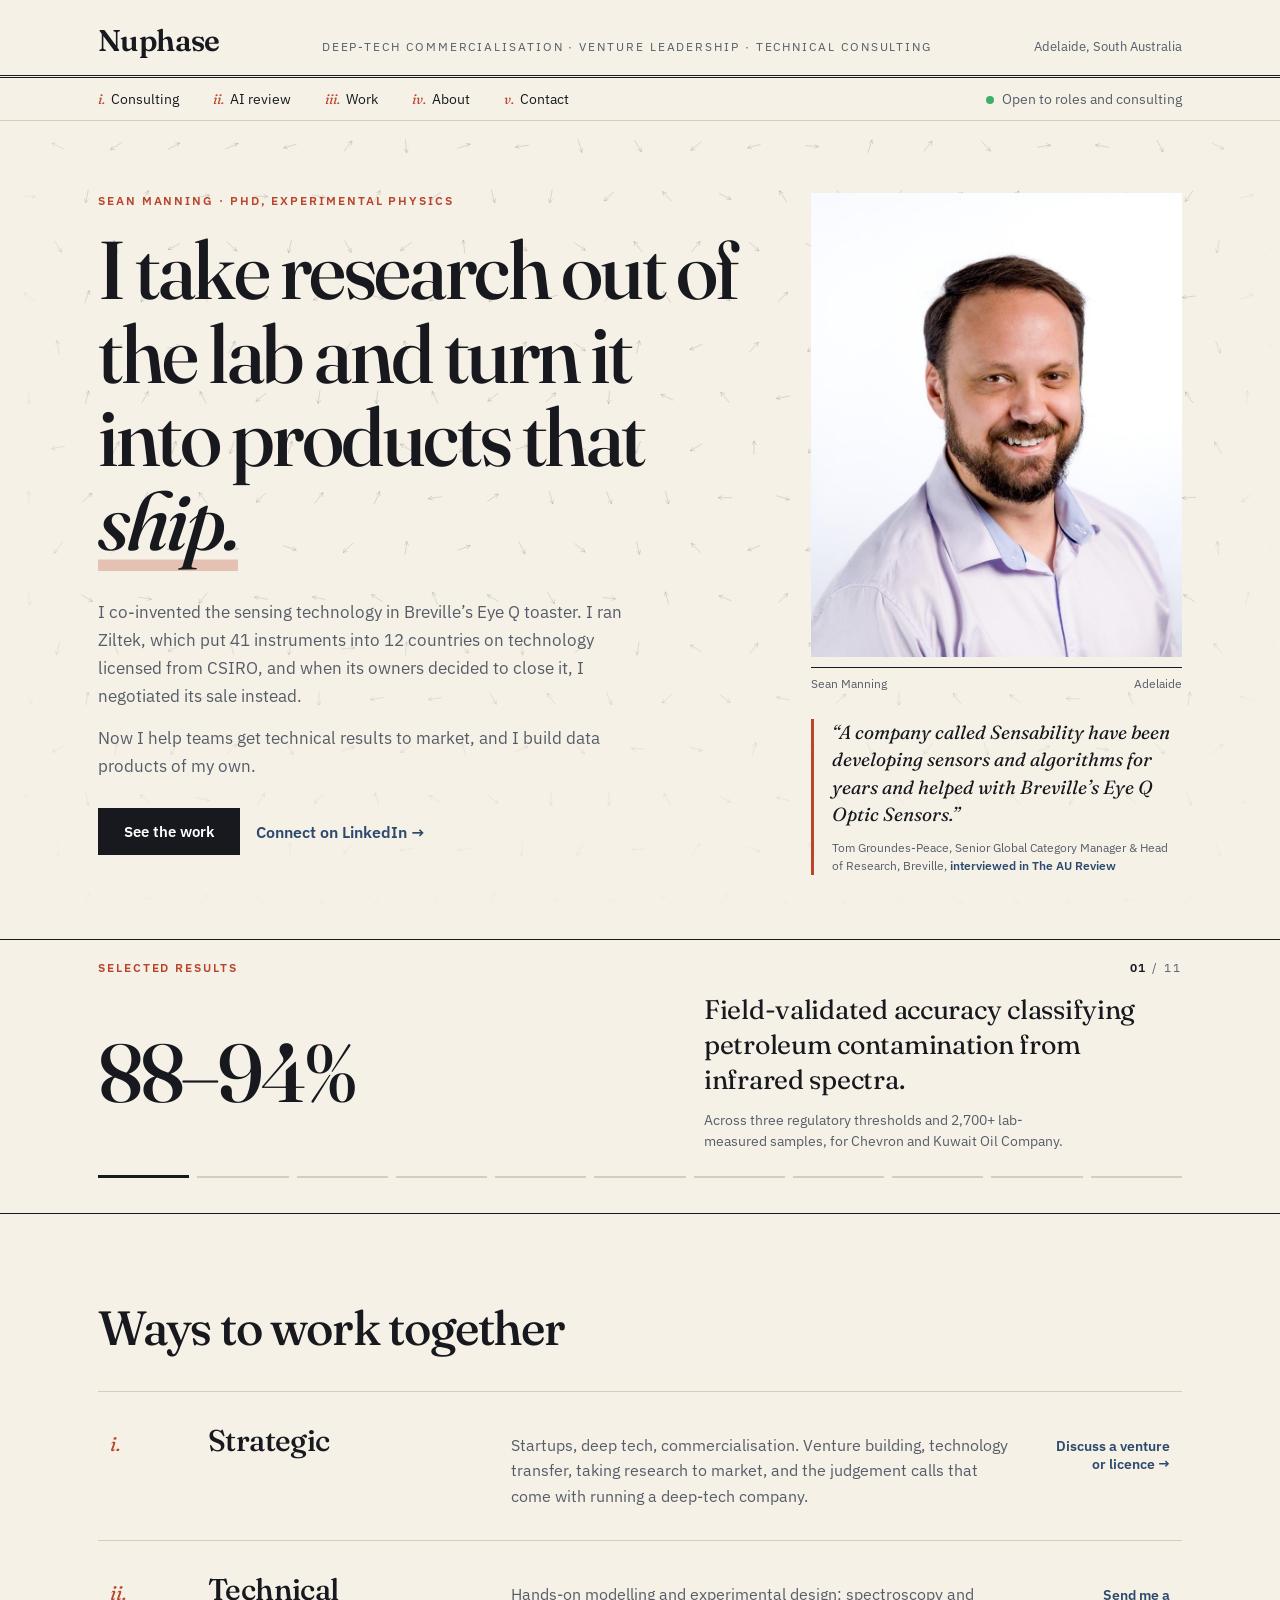
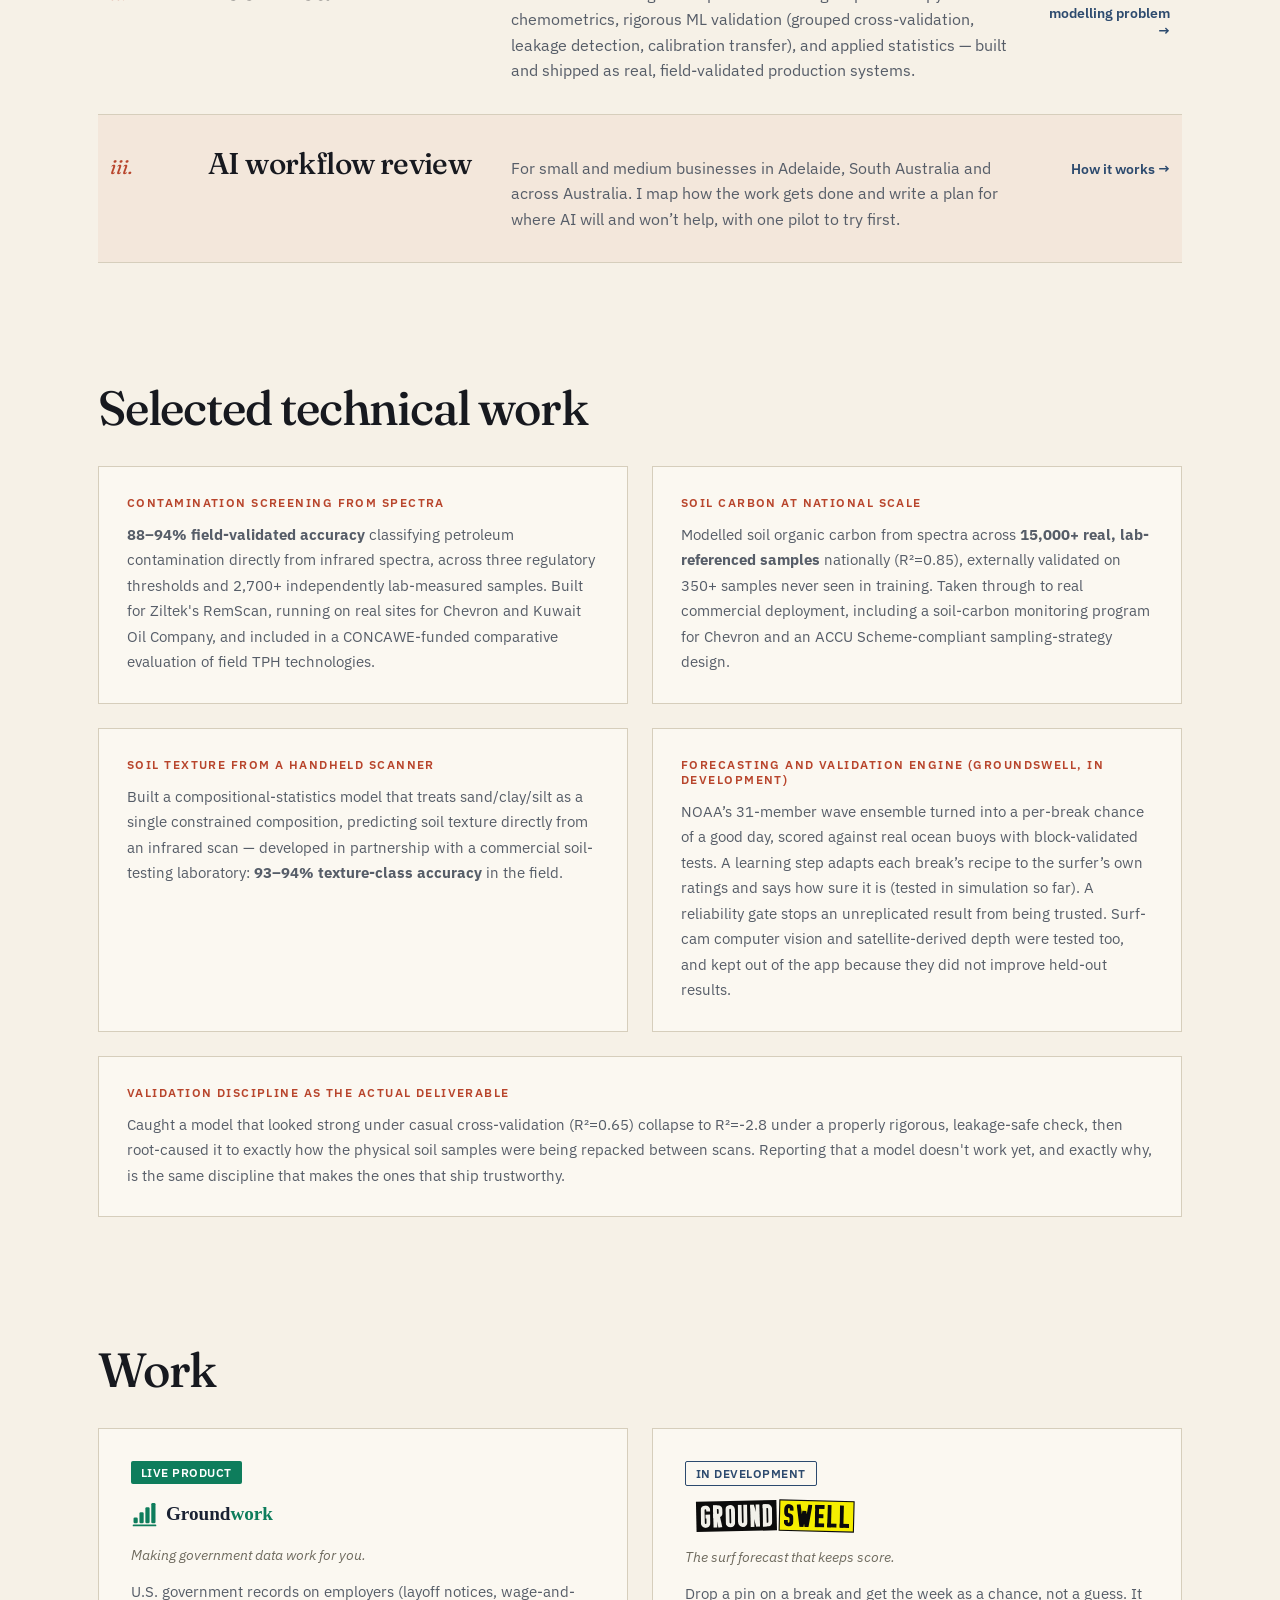
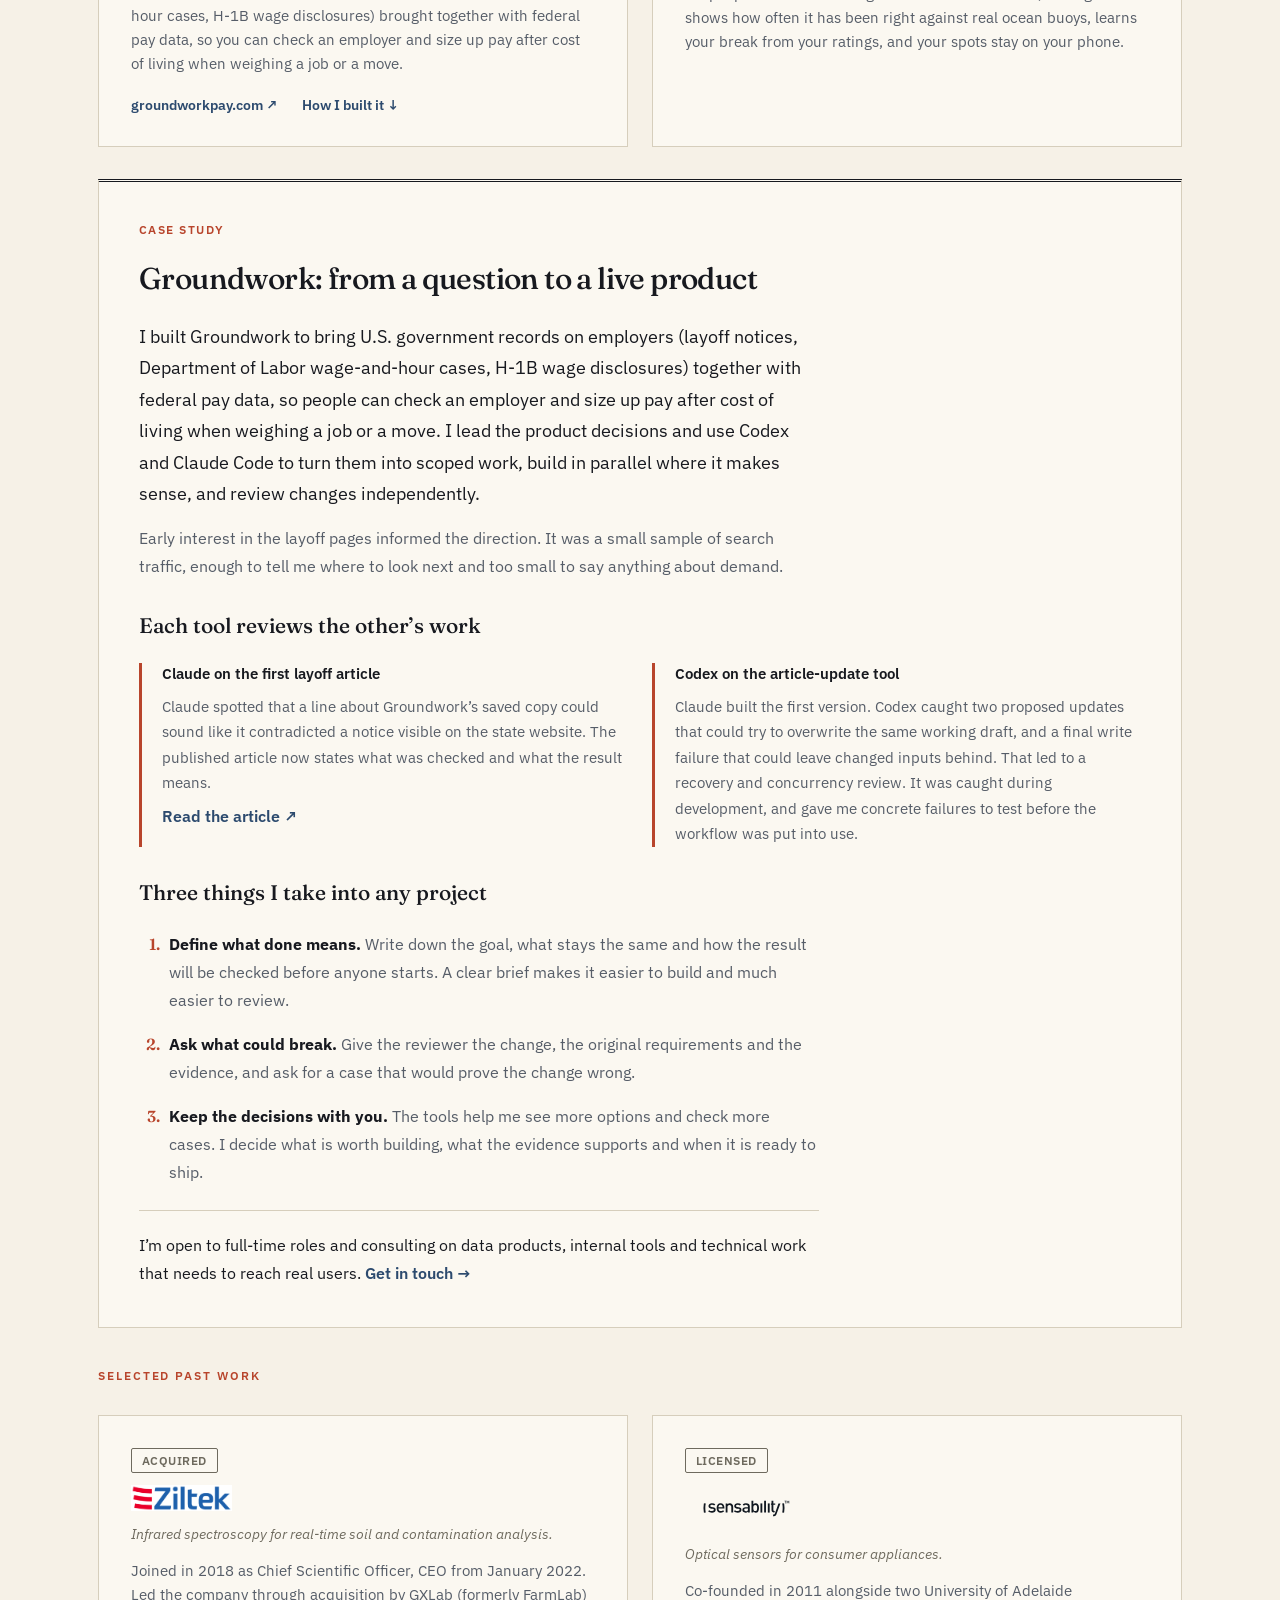
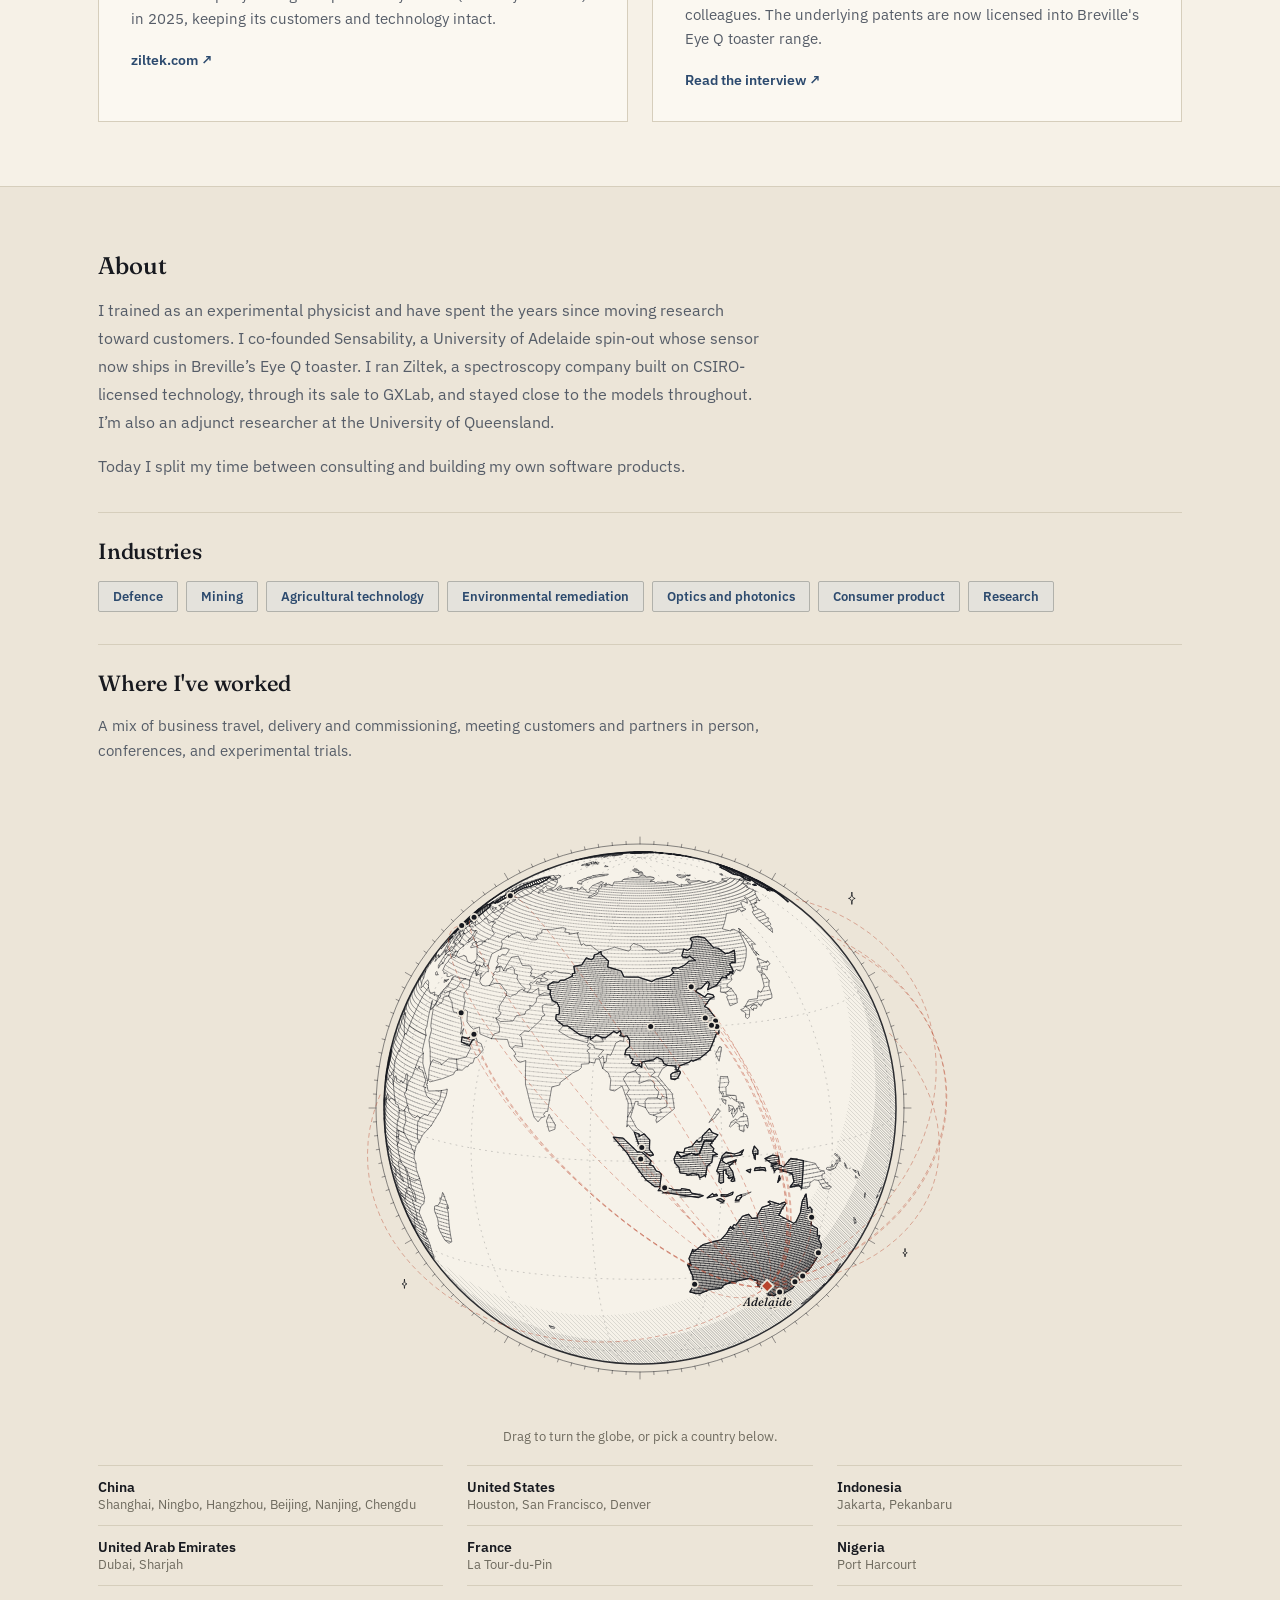
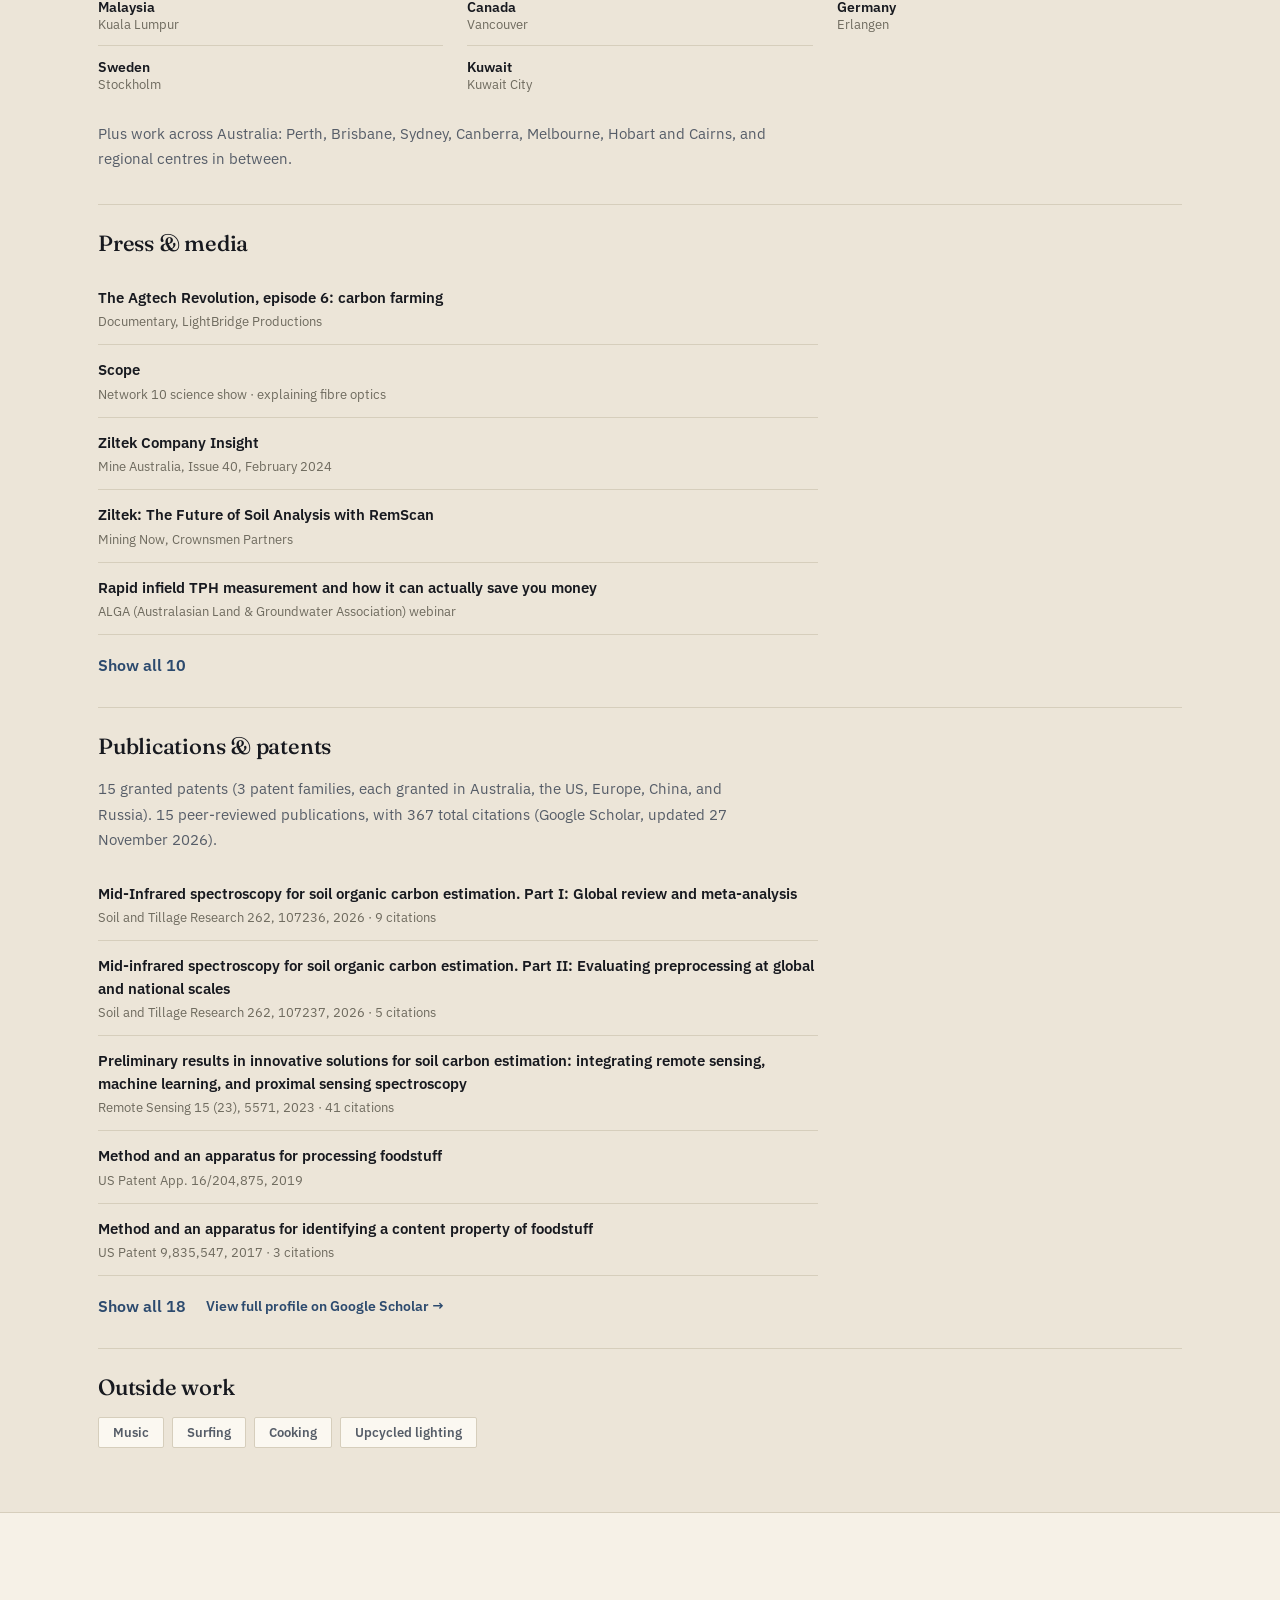
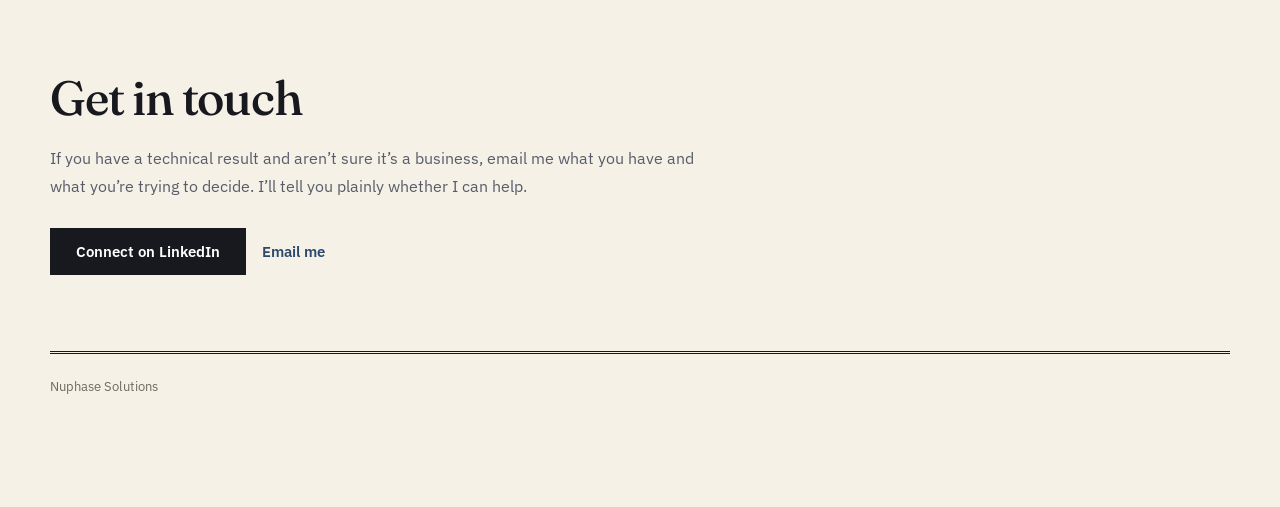
<file: index.html>
<!doctype html>
<html lang="en">
<head>
<meta charset="utf-8">
<meta name="viewport" content="width=device-width, initial-scale=1">
<script async src="https://www.googletagmanager.com/gtag/js?id=G-E9MF7V7F8T"></script>
<script>
  window.dataLayer = window.dataLayer || [];
  function gtag(){dataLayer.push(arguments);}
  gtag('js', new Date());
  gtag('config', 'G-E9MF7V7F8T');
</script>
<title>Sean Manning | Deep-Tech Commercialisation Consultant | Nuphase</title>
<meta name="description" content="Sean Manning, PhD physicist and former CEO. Consulting on deep-tech commercialisation, venture building, spectroscopy, chemometrics and machine learning.">
<link rel="canonical" href="https://nuphase.tech/">
<link rel="icon" type="image/svg+xml" href="assets/favicon.svg">
<meta property="og:type" content="website">
<meta property="og:locale" content="en_AU">
<meta property="og:url" content="https://nuphase.tech/">
<meta property="og:site_name" content="Nuphase">
<meta property="og:title" content="Sean Manning | Deep-Tech Commercialisation Consultant">
<meta property="og:description" content="PhD physicist and former CEO. Consulting on deep-tech commercialisation, venture building, spectroscopy, chemometrics and machine learning.">
<meta property="og:image" content="https://nuphase.tech/assets/headshot.jpg">
<meta property="og:image:width" content="1024">
<meta property="og:image:height" content="1024">
<meta property="og:image:alt" content="Sean Manning">
<meta name="twitter:card" content="summary_large_image">
<meta name="twitter:title" content="Sean Manning | Deep-Tech Commercialisation Consultant">
<meta name="twitter:description" content="PhD physicist and former CEO. Consulting on deep-tech commercialisation, venture building, spectroscopy, chemometrics and machine learning.">
<meta name="twitter:image" content="https://nuphase.tech/assets/headshot.jpg">
<script type="application/ld+json">
{
  "@context": "https://schema.org",
  "@graph": [
    {
      "@type": "WebSite",
      "@id": "https://nuphase.tech/#website",
      "url": "https://nuphase.tech/",
      "name": "Nuphase",
      "publisher": { "@id": "https://nuphase.tech/#person" }
    },
    {
      "@type": "Person",
      "@id": "https://nuphase.tech/#person",
      "name": "Sean Manning",
      "honorificPrefix": "Dr",
      "url": "https://nuphase.tech/",
      "image": "https://nuphase.tech/assets/headshot.jpg",
      "description": "PhD physicist and former CEO. Consulting on deep-tech commercialisation, venture building, spectroscopy, chemometrics and machine learning.",
      "jobTitle": "Deep-tech commercialisation consultant",
      "worksFor": { "@type": "Organization", "name": "Nuphase" },
      "alumniOf": { "@type": "CollegeOrUniversity", "name": "University of Adelaide" },
      "knowsAbout": ["Research commercialisation", "Technology transfer", "Venture building", "Spectroscopy", "Chemometrics", "Machine learning", "Experimental design", "AI workflow design for small business"],
      "sameAs": [
        "https://www.linkedin.com/in/sean-manning-827510138/",
        "https://scholar.google.com/citations?user=vvfIEkIAAAAJ"
      ]
    }
  ]
}
</script>
<link rel="preconnect" href="https://fonts.googleapis.com">
<link rel="preconnect" href="https://fonts.gstatic.com" crossorigin>
<link href="https://fonts.googleapis.com/css2?family=Fraunces:ital,opsz,wght@0,9..144,500;0,9..144,600;0,9..144,700;1,9..144,500&family=IBM+Plex+Sans:wght@400;500;600&display=swap" rel="stylesheet">
<link rel="stylesheet" href="styles.css">
</head>
<body>

<header class="mast">
  <div class="wrap">
    <div class="logo">Nuphase</div>
    <div class="tagline">Deep-tech commercialisation &middot; Venture leadership &middot; Technical consulting</div>
    <div class="where">Adelaide, South Australia</div>
  </div>
</header>
<nav class="contents" aria-label="Sections">
  <div class="wrap">
    <a href="#consulting"><span>i.</span>Consulting</a>
    <a href="/ai-workflow-review/"><span>ii.</span>AI review</a>
    <a href="#work"><span>iii.</span>Work</a>
    <a href="#about"><span>iv.</span>About</a>
    <a href="#contact"><span>v.</span>Contact</a>
    <div class="sp"></div>
    <div class="live"><i></i>Open to roles and consulting</div>
  </div>
</nav>

<section class="hero-home">
  <canvas id="vf" aria-hidden="true"></canvas>
  <div class="wrap hero-grid">
    <div class="hero-main">
      <div class="kicker">Sean Manning &middot; PhD, experimental physics</div>
      <h1>I take research out of the lab and turn it into products that <em>ship.</em></h1>
      <div class="intro">
        <p>I co-invented the sensing technology in Breville&rsquo;s Eye Q toaster. I ran Ziltek, which put 41 instruments into 12 countries on technology licensed from CSIRO, and when its owners decided to close it, I negotiated its sale instead.</p>
        <p>Now I help teams get technical results to market, and I build data products of my own.</p>
      </div>
      <div class="cta-row">
        <a href="#work" class="btn-primary">See the work</a>
        <a href="https://www.linkedin.com/in/sean-manning-827510138/" class="link">Connect on LinkedIn &rarr;</a>
      </div>
    </div>
    <aside class="portrait">
      <img src="assets/headshot.jpg" alt="Sean Manning">
      <div class="cap"><span>Sean Manning</span><span>Adelaide</span></div>
      <blockquote>&ldquo;A company called Sensability have been developing sensors and algorithms for years and helped with Breville&rsquo;s Eye Q Optic Sensors.&rdquo;
        <small>Tom Groundes-Peace, Senior Global Category Manager &amp; Head of Research, Breville, <a href="https://www.theaureview.com/technology/breville-eye-q-toaster-interview-sensors-insights-technology/" class="link">interviewed in The AU Review</a></small></blockquote>
    </aside>
  </div>
</section>

<div class="band achv" id="achv" role="region" aria-label="Selected results">
  <div class="wrap">
    <div class="achv-top">
      <span class="achv-k">Selected results</span>
      <span class="achv-count"><b id="ac-i">01</b> / <span id="ac-n">11</span></span>
    </div>
    <div class="achv-slide" id="slide">
      <div class="achv-fig" id="af">88&ndash;94%</div>
      <div class="achv-text"><p id="at">Field-validated accuracy classifying petroleum contamination from infrared spectra.</p><small id="as">Across three regulatory thresholds and 2,700+ lab-measured samples, for Chevron and Kuwait Oil Company.</small></div>
    </div>
    <div class="achv-pips" id="pips"></div>
  </div>
</div>

<section id="consulting" class="index">
  <div class="wrap">
    <h2>Ways to work together</h2>
    <a class="row" href="#contact">
      <div class="n">i.</div>
      <h3>Strategic</h3>
      <p>Startups, deep tech, commercialisation. Venture building, technology transfer, taking research to market, and the judgement calls that come with running a deep-tech company.</p>
      <div class="go">Discuss a venture or licence &rarr;</div>
    </a>
    <a class="row" href="#contact">
      <div class="n">ii.</div>
      <h3>Technical</h3>
      <p>Hands-on modelling and experimental design: spectroscopy and chemometrics, rigorous ML validation (grouped cross-validation, leakage detection, calibration transfer), and applied statistics &mdash; built and shipped as real, field-validated production systems.</p>
      <div class="go">Send me a modelling problem &rarr;</div>
    </a>
    <a class="row ai" href="/ai-workflow-review/">
      <div class="n">iii.</div>
      <h3>AI workflow review</h3>
      <p>For small and medium businesses in Adelaide, South Australia and across Australia. I map how the work gets done and write a plan for where AI will and won&rsquo;t help, with one pilot to try first.</p>
      <div class="go">How it works &rarr;</div>
    </a>
  </div>
</section>

<section id="technical-work" class="plain">
  <div class="wrap section-stack">
    <h2>Selected technical work</h2>
    <div class="card-grid">
      <div class="card">
        <div class="card-label">Contamination screening from spectra</div>
        <p><strong>88&ndash;94% field-validated accuracy</strong> classifying petroleum contamination directly from infrared spectra, across three regulatory thresholds and 2,700+ independently lab-measured samples. Built for Ziltek's RemScan, running on real sites for Chevron and Kuwait Oil Company, and included in a CONCAWE-funded comparative evaluation of field TPH technologies.</p>
      </div>
      <div class="card">
        <div class="card-label">Soil carbon at national scale</div>
        <p>Modelled soil organic carbon from spectra across <strong>15,000+ real, lab-referenced samples</strong> nationally (R&sup2;=0.85), externally validated on 350+ samples never seen in training. Taken through to real commercial deployment, including a soil-carbon monitoring program for Chevron and an ACCU Scheme-compliant sampling-strategy design.</p>
      </div>
      <div class="card">
        <div class="card-label">Soil texture from a handheld scanner</div>
        <p>Built a compositional-statistics model that treats sand/clay/silt as a single constrained composition, predicting soil texture directly from an infrared scan &mdash; developed in partnership with a commercial soil-testing laboratory: <strong>93&ndash;94% texture-class accuracy</strong> in the field.</p>
      </div>
      <div class="card">
        <div class="card-label">Forecasting and validation engine (Groundswell, in development)</div>
        <p>NOAA&rsquo;s 31-member wave ensemble turned into a per-break chance of a good day, scored against real ocean buoys with block-validated tests. A learning step adapts each break&rsquo;s recipe to the surfer&rsquo;s own ratings and says how sure it is (tested in simulation so far). A reliability gate stops an unreplicated result from being trusted. Surf-cam computer vision and satellite-derived depth were tested too, and kept out of the app because they did not improve held-out results.</p>
      </div>
      <div class="card" style="grid-column: 1 / -1;">
        <div class="card-label">Validation discipline as the actual deliverable</div>
        <p>Caught a model that looked strong under casual cross-validation (R&sup2;=0.65) collapse to R&sup2;=-2.8 under a properly rigorous, leakage-safe check, then root-caused it to exactly how the physical soil samples were being repacked between scans. Reporting that a model doesn't work yet, and exactly why, is the same discipline that makes the ones that ship trustworthy.</p>
      </div>
    </div>
  </div>
</section>

<section id="work" class="plain">
  <div class="wrap section-stack">
    <h2>Work</h2>
    <div class="card-grid">
      <div class="card work-card">
        <span class="tag-pill live">Live product</span>
        <img class="logo" src="assets/groundwork-logo.svg" alt="Groundwork">
        <p class="tagline">Making government data work for you.</p>
        <p class="desc">U.S. government records on employers (layoff notices, wage-and-hour cases, H-1B wage disclosures) brought together with federal pay data, so you can check an employer and size up pay after cost of living when weighing a job or a move.</p>
        <div class="card-links">
          <a href="https://groundworkpay.com" class="link">groundworkpay.com &nearr;</a>
          <a href="#groundwork-case-study" class="link">How I built it &darr;</a>
        </div>
      </div>
      <div class="card work-card">
        <span class="tag-pill in-progress">In development</span>
        <img class="logo" src="assets/groundswell-logo.svg" alt="Groundswell">
        <p class="tagline">The surf forecast that keeps score.</p>
        <p class="desc">Drop a pin on a break and get the week as a chance, not a guess. It shows how often it has been right against real ocean buoys, learns your break from your ratings, and your spots stay on your phone.</p>
      </div>
    </div>

    <article id="groundwork-case-study" class="case-study" aria-labelledby="gw-case-title">
      <div class="card-label">Case study</div>
      <h3 id="gw-case-title">Groundwork: from a question to a live product</h3>
      <div class="case-body">
        <p class="case-lead">I built Groundwork to bring U.S. government records on employers (layoff notices, Department of Labor wage-and-hour cases, H-1B wage disclosures) together with federal pay data, so people can check an employer and size up pay after cost of living when weighing a job or a move. I lead the product decisions and use Codex and Claude Code to turn them into scoped work, build in parallel where it makes sense, and review changes independently.</p>
        <p>Early interest in the layoff pages informed the direction. It was a small sample of search traffic, enough to tell me where to look next and too small to say anything about demand.</p>
      </div>

      <h4>Each tool reviews the other&rsquo;s work</h4>
      <div class="review-grid">
        <div class="review">
          <h5>Claude on the first layoff article</h5>
          <p>Claude spotted that a line about Groundwork&rsquo;s saved copy could sound like it contradicted a notice visible on the state website. The published article now states what was checked and what the result means.</p>
          <a href="https://groundworkpay.com/insights/comcast-layoff-notices-pennsylvania-washington" class="link">Read the article &nearr;</a>
        </div>
        <div class="review">
          <h5>Codex on the article-update tool</h5>
          <p>Claude built the first version. Codex caught two proposed updates that could try to overwrite the same working draft, and a final write failure that could leave changed inputs behind. That led to a recovery and concurrency review. It was caught during development, and gave me concrete failures to test before the workflow was put into use.</p>
        </div>
      </div>

      <h4>Three things I take into any project</h4>
      <ol class="principles">
        <li><strong>Define what done means.</strong> Write down the goal, what stays the same and how the result will be checked before anyone starts. A clear brief makes it easier to build and much easier to review.</li>
        <li><strong>Ask what could break.</strong> Give the reviewer the change, the original requirements and the evidence, and ask for a case that would prove the change wrong.</li>
        <li><strong>Keep the decisions with you.</strong> The tools help me see more options and check more cases. I decide what is worth building, what the evidence supports and when it is ready to ship.</li>
      </ol>

      <p class="case-close">I&rsquo;m open to full-time roles and consulting on data products, internal tools and technical work that needs to reach real users. <a href="#contact" class="link">Get in touch &rarr;</a></p>
    </article>

    <p class="work-subhead">Selected past work</p>
    <div class="card-grid">
      <div class="card work-card">
        <span class="tag-pill past">Acquired</span>
        <img class="logo" src="assets/ziltek-logo.png" alt="Ziltek" width="101" height="26" style="height: 26px; width: 101px;">
        <p class="tagline">Infrared spectroscopy for real-time soil and contamination analysis.</p>
        <p class="desc">Joined in 2018 as Chief Scientific Officer, CEO from January 2022. Led the company through acquisition by GXLab (formerly FarmLab) in 2025, keeping its customers and technology intact.</p>
        <a href="https://ziltek.com/products/hardware/remscan/" class="link" style="font-size: 14px; margin-top: 8px;">ziltek.com &nearr;</a>
      </div>
      <div class="card work-card">
        <span class="tag-pill past">Licensed</span>
        <img class="logo" src="assets/sensability-logo.svg" alt="Sensability" width="118" height="46" style="height: 46px; width: 118px;">
        <p class="tagline">Optical sensors for consumer appliances.</p>
        <p class="desc">Co-founded in 2011 alongside two University of Adelaide colleagues. The underlying patents are now licensed into Breville's Eye Q toaster range.</p>
        <a href="https://www.theaureview.com/technology/breville-eye-q-toaster-interview-sensors-insights-technology/" class="link" style="font-size: 14px; margin-top: 8px;">Read the interview &nearr;</a>
      </div>
    </div>
  </div>
</section>

<section id="about" class="panel">
  <div class="wrap section-stack">

    <div class="about-block about-intro">
      <h2>About</h2>
      <p>I trained as an experimental physicist and have spent the years since moving research toward customers. I co-founded Sensability, a University of Adelaide spin-out whose sensor now ships in Breville&rsquo;s Eye Q toaster. I ran Ziltek, a spectroscopy company built on CSIRO-licensed technology, through its sale to GXLab, and stayed close to the models throughout. I&rsquo;m also an adjunct researcher at the University of Queensland.</p>
      <p>Today I split my time between consulting and building my own software products.</p>
    </div>

    <div class="about-block">
      <h3>Industries</h3>
      <div class="pill-row">
        <span class="pill accent">Defence</span>
        <span class="pill accent">Mining</span>
        <span class="pill accent">Agricultural technology</span>
        <span class="pill accent">Environmental remediation</span>
        <span class="pill accent">Optics and photonics</span>
        <span class="pill accent">Consumer product</span>
        <span class="pill accent">Research</span>
      </div>
    </div>

    <div class="about-block">
      <h3>Where I've worked</h3>
      <p>A mix of business travel, delivery and commissioning, meeting customers and partners in person, conferences, and experimental trials.</p>
      <figure class="wmap" id="worked-map" aria-hidden="true" hidden><figcaption class="wmap-hint">Drag to turn the globe, or pick a country below.</figcaption></figure>
      <div class="place-grid">
        <div data-c="china"><div class="country">China</div><div class="cities">Shanghai, Ningbo, Hangzhou, Beijing, Nanjing, Chengdu</div></div>
        <div data-c="united-states"><div class="country">United States</div><div class="cities">Houston, San Francisco, Denver</div></div>
        <div data-c="indonesia"><div class="country">Indonesia</div><div class="cities">Jakarta, Pekanbaru</div></div>
        <div data-c="united-arab-emirates"><div class="country">United Arab Emirates</div><div class="cities">Dubai, Sharjah</div></div>
        <div data-c="france"><div class="country">France</div><div class="cities">La Tour-du-Pin</div></div>
        <div data-c="nigeria"><div class="country">Nigeria</div><div class="cities">Port Harcourt</div></div>
        <div data-c="malaysia"><div class="country">Malaysia</div><div class="cities">Kuala Lumpur</div></div>
        <div data-c="canada"><div class="country">Canada</div><div class="cities">Vancouver</div></div>
        <div data-c="germany"><div class="country">Germany</div><div class="cities">Erlangen</div></div>
        <div data-c="sweden"><div class="country">Sweden</div><div class="cities">Stockholm</div></div>
        <div data-c="kuwait"><div class="country">Kuwait</div><div class="cities">Kuwait City</div></div>
      </div>
      <p class="place-note" data-c="australia">Plus work across Australia: Perth, Brisbane, Sydney, Canberra, Melbourne, Hobart and Cairns, and regional centres in between.</p>
    </div>

    <div class="about-block">
      <h3>Press &amp; media</h3>
      <div id="media-list">
        <div class="media-item">
          <a href="https://lightbridge.productions/the-agtech-revolution/" class="media-title" target="_blank" rel="noopener">The Agtech Revolution, episode 6: carbon farming</a>
          <div class="media-detail">Documentary, LightBridge Productions</div>
        </div>
        <div class="media-item">
          <a href="https://en.wikipedia.org/wiki/Scope_(Australian_TV_series)" class="media-title" target="_blank" rel="noopener">Scope</a>
          <div class="media-detail">Network 10 science show &middot; explaining fibre optics</div>
        </div>
        <div class="media-item">
          <a href="https://mine.nridigital.com/mine_australia_feb24/ziltek_company_insight" class="media-title" target="_blank" rel="noopener">Ziltek Company Insight</a>
          <div class="media-detail">Mine Australia, Issue 40, February 2024</div>
        </div>
        <div class="media-item">
          <a href="https://www.youtube.com/watch?v=B3xmZM6RcGs" class="media-title" target="_blank" rel="noopener">Ziltek: The Future of Soil Analysis with RemScan</a>
          <div class="media-detail">Mining Now, Crownsmen Partners</div>
        </div>
        <div class="media-item">
          <a href="https://landandgroundwater.com/events/webinar-rapid-infield-tph-measurement-and-how-it-can-actually-save-you-money/" class="media-title" target="_blank" rel="noopener">Rapid infield TPH measurement and how it can actually save you money</a>
          <div class="media-detail">ALGA (Australasian Land &amp; Groundwater Association) webinar</div>
        </div>
        <div class="media-item media-extra">
          <a href="https://www.youtube.com/watch?v=Qnumb-O2H54" class="media-title" target="_blank" rel="noopener">Unveiling RemScan: Ziltek's game-changing technology for oil spill detection</a>
          <div class="media-detail">Mining Now, Crownsmen Partners</div>
        </div>
        <div class="media-item media-extra">
          <a href="https://www.crownsmen.com/the-future-of-soil-analysis-zilteks-remscan/" class="media-title" target="_blank" rel="noopener">The future of soil analysis: Ziltek's RemScan</a>
          <div class="media-detail">Crownsmen Partners</div>
        </div>
        <div class="media-item media-extra">
          <a href="https://www.soilscienceaustralia.org.au/branches/sa-branch-webinar-remscan-in-situ-soil-measurement/" class="media-title" target="_blank" rel="noopener">RemScan in-situ soil measurement</a>
          <div class="media-detail">Soil Science Australia, SA Branch webinar</div>
        </div>
        <div class="media-item media-extra">
          <a href="https://www.youtube.com/watch?v=YxDRBRrtPlw" class="media-title" target="_blank" rel="noopener">What's next at GXLab following the acquisition?</a>
          <div class="media-detail">GXLab (formerly FarmLab)</div>
        </div>
        <div class="media-item media-extra">
          <a href="https://www.evokeag.com/farmlabs-journey-to-gxlab-from-startup-alley-to-global-soil-solutions/" class="media-title" target="_blank" rel="noopener">FarmLab's journey to GXLab: from Startup Alley to global soil solutions</a>
          <div class="media-detail">evokeAG</div>
        </div>
      </div>
      <div class="pub-controls">
        <button id="media-toggle" class="link-btn">Show all 9</button>
      </div>
    </div>

    <div class="about-block">
      <h3>Publications &amp; patents</h3>
      <p>15 granted patents (3 patent families, each granted in Australia, the US, Europe, China, and Russia). 15 peer-reviewed publications, with <span id="cite-total">365</span> total citations (Google Scholar, updated <span id="cite-date">18 November 2026</span>).</p>
      <div id="pubs-list">
        <div class="pub-item">
          <div class="pub-title">Mid-Infrared spectroscopy for soil organic carbon estimation. Part I: Global review and meta-analysis</div>
          <div class="pub-detail">Soil and Tillage Research 262, 107236, 2026<span class="cite" data-cite="mid infrared spectroscopy for soil organic carbon estimation part i global review and meta analysis"> &middot; 8 citations</span></div>
        </div>
        <div class="pub-item">
          <div class="pub-title">Mid-infrared spectroscopy for soil organic carbon estimation. Part II: Evaluating preprocessing at global and national scales</div>
          <div class="pub-detail">Soil and Tillage Research 262, 107237, 2026<span class="cite" data-cite="mid infrared spectroscopy for soil organic carbon estimation part ii evaluating preprocessing at global and national scales"> &middot; 5 citations</span></div>
        </div>
        <div class="pub-item">
          <div class="pub-title">Preliminary results in innovative solutions for soil carbon estimation: integrating remote sensing, machine learning, and proximal sensing spectroscopy</div>
          <div class="pub-detail">Remote Sensing 15 (23), 5571, 2023<span class="cite" data-cite="preliminary results in innovative solutions for soil carbon estimation integrating remote sensing machine learning and proximal sensing spectroscopy"> &middot; 41 citations</span></div>
        </div>
        <div class="pub-item">
          <div class="pub-title">Method and an apparatus for processing foodstuff</div>
          <div class="pub-detail">US Patent App. 16/204,875, 2019</div>
        </div>
        <div class="pub-item">
          <div class="pub-title">Method and an apparatus for identifying a content property of foodstuff</div>
          <div class="pub-detail">US Patent 9,835,547, 2017<span class="cite" data-cite="method and an apparatus for identifying a content property of foodstuff"> &middot; 3 citations</span></div>
        </div>
        <div class="pub-item pub-extra">
          <div class="pub-title">Long-range modulating retroreflector communications</div>
          <div class="pub-detail">2017 IEEE International Conference on Space Optical Systems and Applications, 2017<span class="cite" data-cite="long range modulating retroreflector communications"> &middot; 3 citations</span></div>
        </div>
        <div class="pub-item pub-extra">
          <div class="pub-title">Development and characterisation of FPGA modems using forward error correction for FSOC</div>
          <div class="pub-detail">Atmospheric Propagation XIII 9833, 133-141, 2016<span class="cite" data-cite="development and characterisation of fpga modems using forward error correction for fsoc"> &middot; 4 citations</span></div>
        </div>
        <div class="pub-item pub-extra">
          <div class="pub-title">Development and implementation of a robust angle of arrival turbulence measurement system</div>
          <div class="pub-detail">Optical Engineering 54 (11), 114104, 2015<span class="cite" data-cite="development and implementation of a robust angle of arrival turbulence measurement system"> &middot; 19 citations</span></div>
        </div>
        <div class="pub-item pub-extra">
          <div class="pub-title">Device and a method for characterising a chromatic property of foodstuff</div>
          <div class="pub-detail">US Patent App. 14/416,335, 2015<span class="cite" data-cite="device and a method for characterising a chromatic property of foodstuff"> &middot; 8 citations</span></div>
        </div>
        <div class="pub-item pub-extra">
          <div class="pub-title">Demonstration of Asymmetric Lasercomm with Forward Error Correction</div>
          <div class="pub-detail">Aust. Institute of Physics Congress, 2014<span class="cite" data-cite="demonstration of asymmetric lasercomm with forward error correction"> &middot; 2 citations</span></div>
        </div>
        <div class="pub-item pub-extra">
          <div class="pub-title">Lead silicate microstructured optical fibres for electro-optical applications</div>
          <div class="pub-detail">Optics express 21 (25), 31309-31317, 2013<span class="cite" data-cite="lead silicate microstructured optical fibres for electro optical applications"> &middot; 14 citations</span></div>
        </div>
        <div class="pub-item pub-extra">
          <div class="pub-title">Luminescence from bismuth-germanate glasses and its manipulation through oxidants</div>
          <div class="pub-detail">Optical materials express 2 (10), 1320-1328, 2012<span class="cite" data-cite="luminescence from bismuth germanate glasses and its manipulation through oxidants"> &middot; 67 citations</span></div>
        </div>
        <div class="pub-item pub-extra">
          <div class="pub-title">Ternary tellurite glasses for the fabrication of nonlinear optical fibres</div>
          <div class="pub-detail">Optical Materials Express 2 (2), 140-152, 2012<span class="cite" data-cite="ternary tellurite glasses for the fabrication of nonlinear optical fibres"> &middot; 165 citations</span></div>
        </div>
        <div class="pub-item pub-extra">
          <div class="pub-title">A study of tellurite glasses for electro-optic optical fibre devices</div>
          <div class="pub-detail">PhD thesis, University of Adelaide, 2011<span class="cite" data-cite="a study of tellurite glasses for electro optic optical fibre devices"> &middot; 26 citations</span></div>
        </div>
        <div class="pub-item pub-extra">
          <div class="pub-title">Tellurite glasses for photonic devices with enhanced nonlinearity</div>
          <div class="pub-detail">2009</div>
        </div>
        <div class="pub-item pub-extra">
          <div class="pub-title">Improved maker fringes data analysis using genetic algorithms</div>
          <div class="pub-detail">2009</div>
        </div>
        <div class="pub-item pub-extra">
          <div class="pub-title">On the application of genetic algorithms to maker fringes analysis</div>
          <div class="pub-detail">2008</div>
        </div>
        <div class="pub-item pub-extra">
          <div class="pub-title">Eye safe solid state lasers for remote sensing and coherent laser radar</div>
          <div class="pub-detail">2005 IEEE LEOS Annual Meeting Conference Proceedings, 187-188, 2005</div>
        </div>
      </div>
      <div class="pub-controls">
        <button id="pubs-toggle" class="link-btn">Show all 18</button>
        <a href="https://scholar.google.com/citations?user=vvfIEkIAAAAJ&amp;hl=en" class="link" style="font-size: 14px;">View full profile on Google Scholar &rarr;</a>
      </div>
    </div>

    <div class="about-block">
      <h3>Outside work</h3>
      <div class="pill-row">
        <span class="pill neutral">Music</span>
        <span class="pill neutral">Surfing</span>
        <span class="pill neutral">Cooking</span>
        <span class="pill neutral">Upcycled lighting</span>
      </div>
    </div>

  </div>
</section>

<section id="contact" class="plain">
  <div class="wrap contact-panel">
    <h2>Get in touch</h2>
    <p class="page-note">If you have a technical result and aren&rsquo;t sure it&rsquo;s a business, email me what you have and what you&rsquo;re trying to decide. I&rsquo;ll tell you plainly whether I can help.</p>
    <div class="contact-actions">
      <a href="https://www.linkedin.com/in/sean-manning-827510138/" class="btn-primary">Connect on LinkedIn</a>
      <button id="email-btn" class="link-btn" style="font-size: 15px;">Email me</button>
    </div>
    <div class="footer-line">Nuphase Solutions</div>
  </div>
</section>

<script src="assets/worldglobe.js" defer></script>
<script src="script.js"></script>
</body>
</html>
</file>
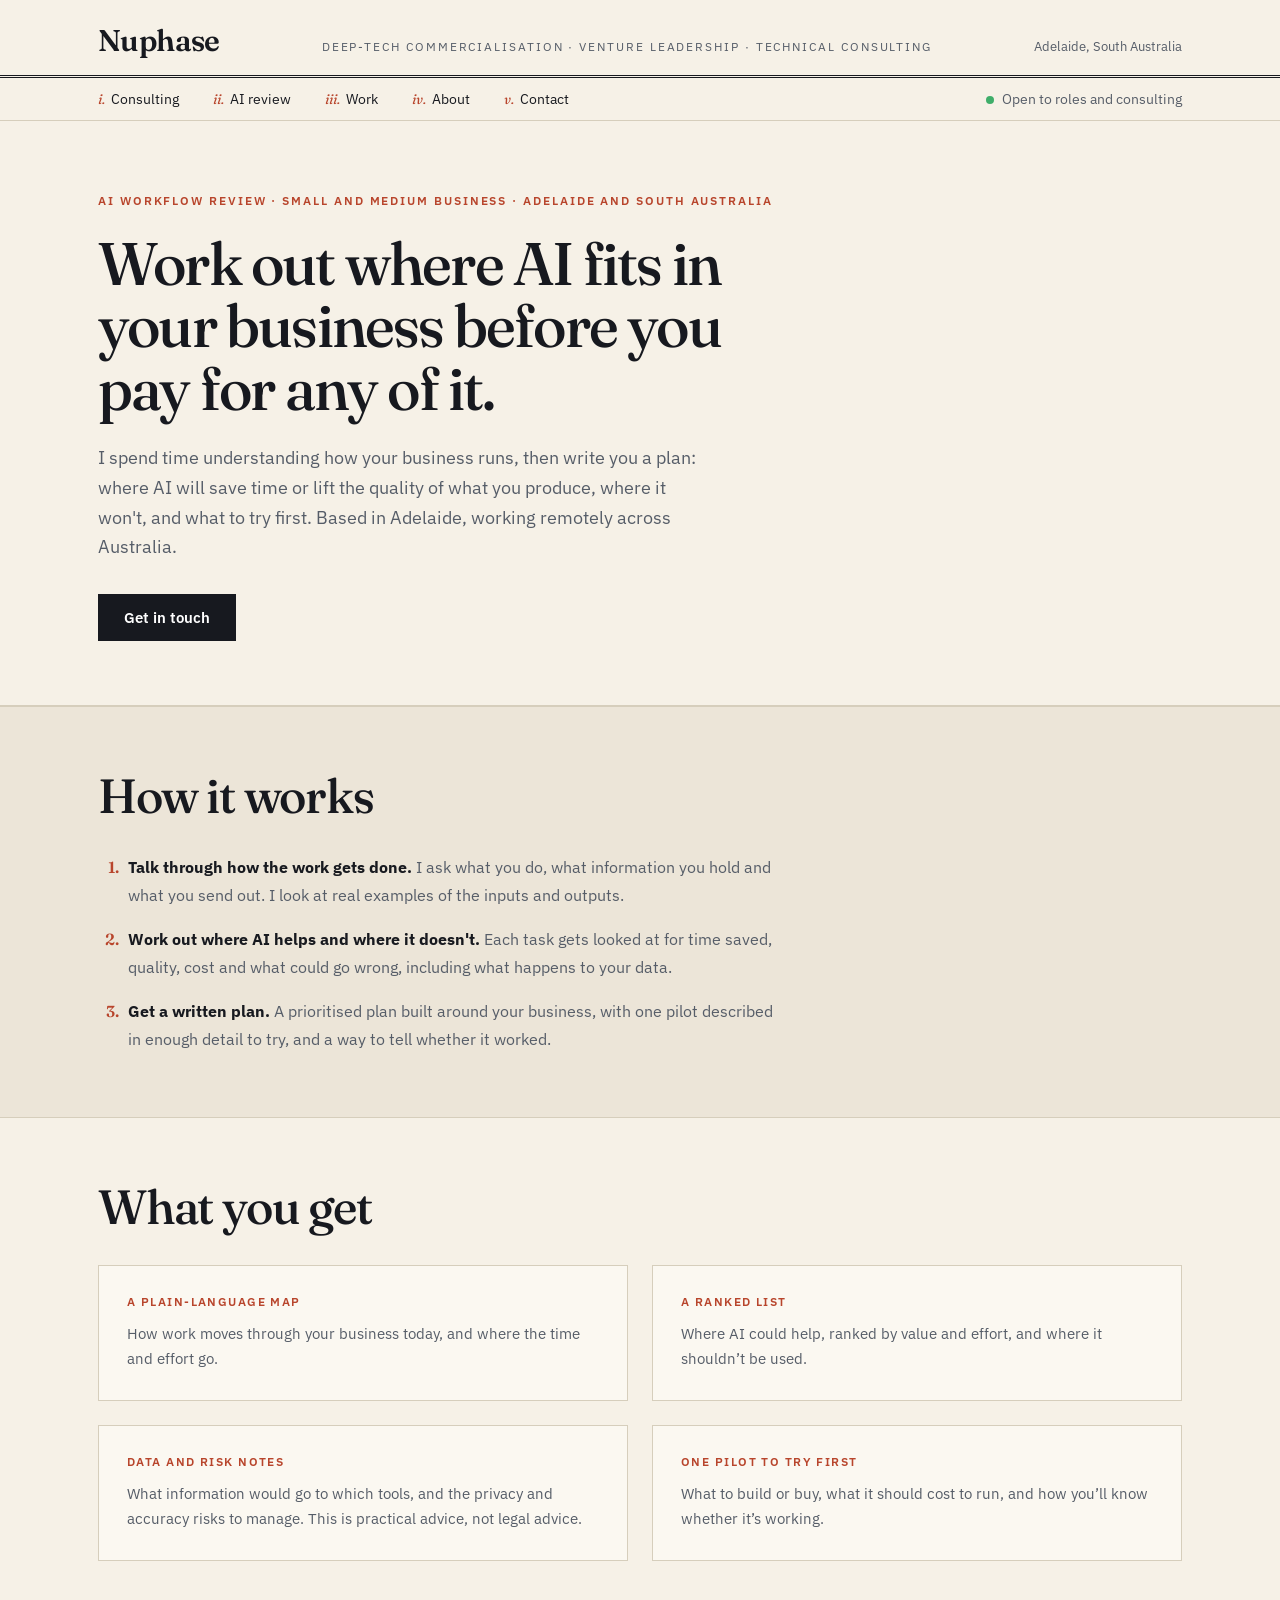
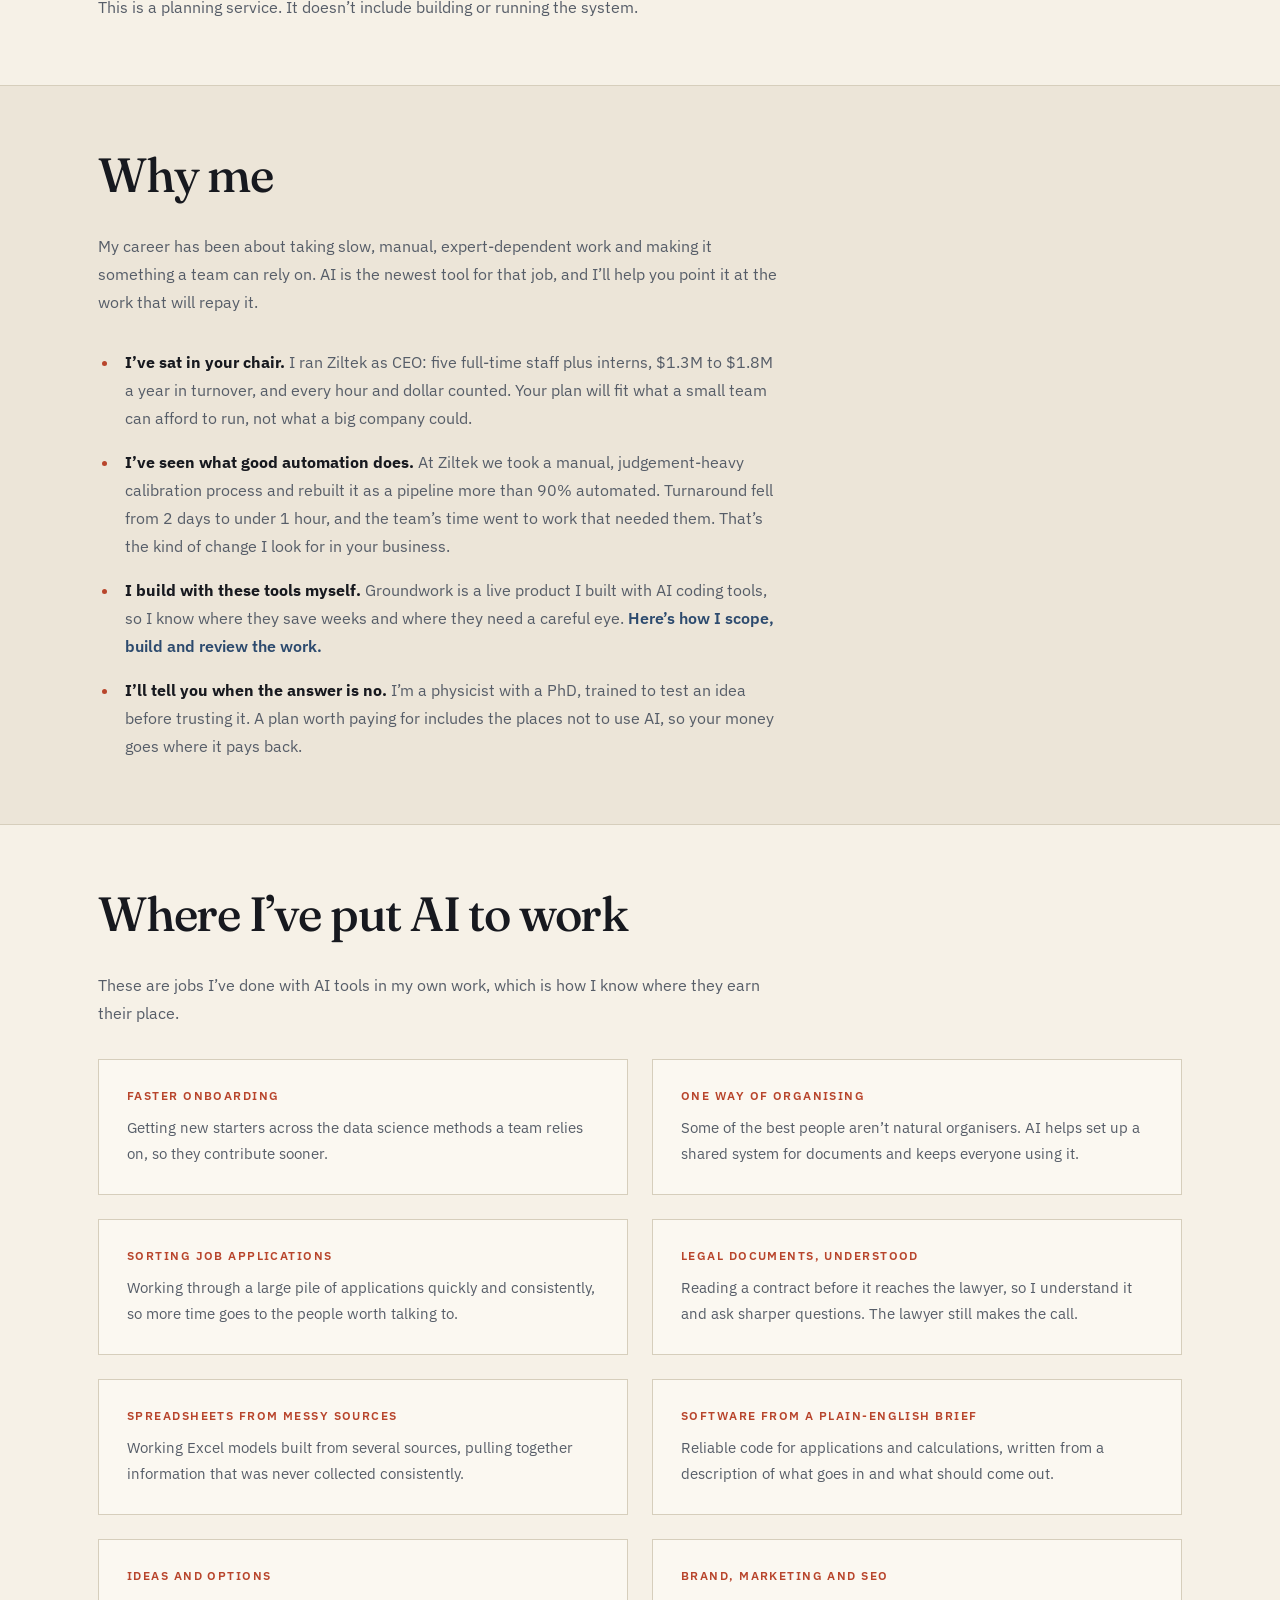
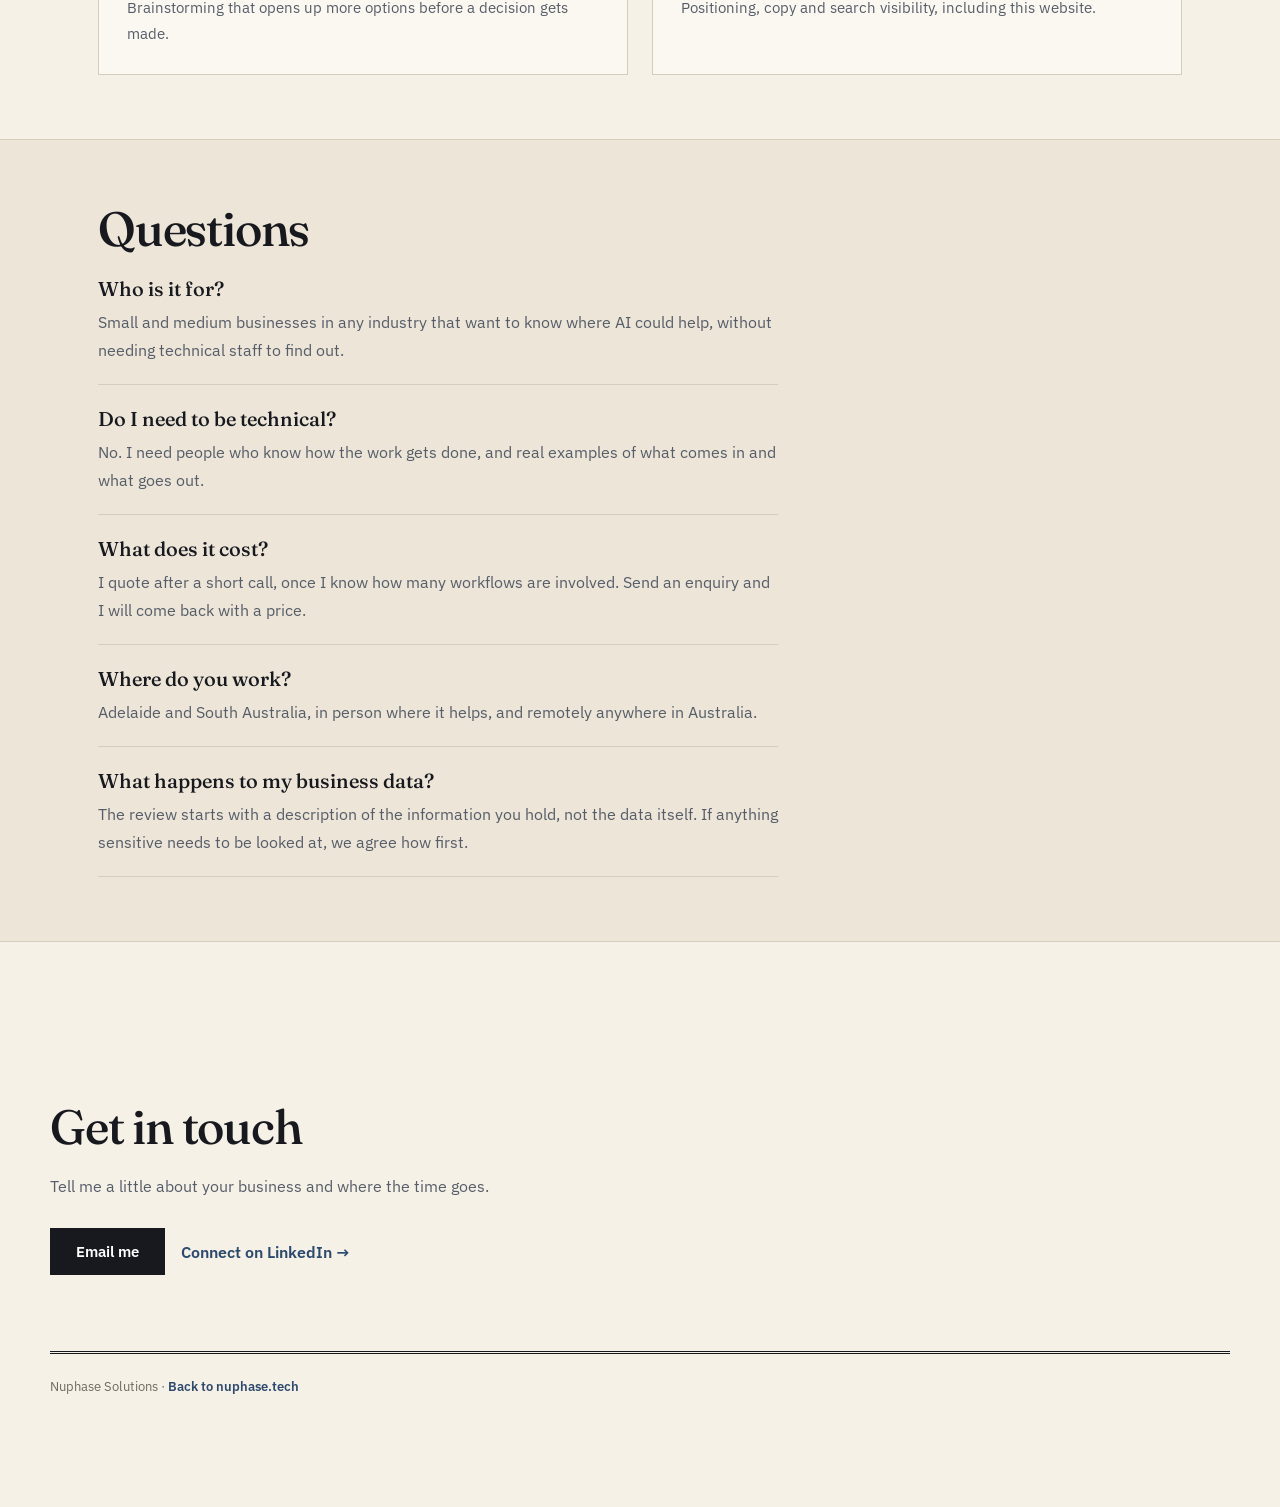
<file: ai-workflow-review/index.html>
<!doctype html>
<html lang="en">
<head>
<meta charset="utf-8">
<meta name="viewport" content="width=device-width, initial-scale=1">
<script async src="https://www.googletagmanager.com/gtag/js?id=G-E9MF7V7F8T"></script>
<script>
  window.dataLayer = window.dataLayer || [];
  function gtag(){dataLayer.push(arguments);}
  gtag('js', new Date());
  gtag('config', 'G-E9MF7V7F8T');
</script>
<title>AI Workflow Review for Small Business | Adelaide | Nuphase</title>
<meta name="description" content="AI workflow review for small business in Adelaide and South Australia. I map how your business runs and plan where AI will and won't help.">
<link rel="canonical" href="https://nuphase.tech/ai-workflow-review/">
<link rel="icon" type="image/svg+xml" href="/assets/favicon.svg">
<meta property="og:type" content="website">
<meta property="og:locale" content="en_AU">
<meta property="og:url" content="https://nuphase.tech/ai-workflow-review/">
<meta property="og:site_name" content="Nuphase">
<meta property="og:title" content="AI Workflow Review for Small Business | Adelaide">
<meta property="og:description" content="I map how your business runs and write a plan for where AI will and won't help. Adelaide and South Australia.">
<meta property="og:image" content="https://nuphase.tech/assets/headshot.jpg">
<meta property="og:image:width" content="1024">
<meta property="og:image:height" content="1024">
<meta property="og:image:alt" content="Sean Manning">
<meta name="twitter:card" content="summary_large_image">
<meta name="twitter:title" content="AI Workflow Review for Small Business | Adelaide">
<meta name="twitter:description" content="I map how your business runs and write a plan for where AI will and won't help. Adelaide and South Australia.">
<meta name="twitter:image" content="https://nuphase.tech/assets/headshot.jpg">
<script type="application/ld+json">
{
  "@context": "https://schema.org",
  "@graph": [
    {
      "@type": "Service",
      "@id": "https://nuphase.tech/ai-workflow-review/#service",
      "name": "AI Workflow Review",
      "serviceType": "AI workflow consulting for small and medium businesses",
      "description": "A review of how a small or medium business works, with a written plan for where AI will and won't help and what to try first.",
      "url": "https://nuphase.tech/ai-workflow-review/",
      "provider": { "@id": "https://nuphase.tech/#person" },
      "areaServed": [
        { "@type": "City", "name": "Adelaide" },
        { "@type": "AdministrativeArea", "name": "South Australia" },
        { "@type": "Country", "name": "Australia" }
      ]
    },
    {
      "@type": "Person",
      "@id": "https://nuphase.tech/#person",
      "name": "Sean Manning",
      "url": "https://nuphase.tech/",
      "sameAs": [
        "https://www.linkedin.com/in/sean-manning-827510138/",
        "https://scholar.google.com/citations?user=vvfIEkIAAAAJ"
      ]
    },
    {
      "@type": "FAQPage",
      "mainEntity": [
        {
          "@type": "Question",
          "name": "Who is an AI workflow review for?",
          "acceptedAnswer": { "@type": "Answer", "text": "Small and medium businesses in any industry that want to know where AI could help, without needing technical staff to find out." }
        },
        {
          "@type": "Question",
          "name": "Do I need to be technical?",
          "acceptedAnswer": { "@type": "Answer", "text": "No. I need people who know how the work gets done, and real examples of what comes in and what goes out." }
        },
        {
          "@type": "Question",
          "name": "What does an AI workflow review cost?",
          "acceptedAnswer": { "@type": "Answer", "text": "I quote after a short call, once I know how many workflows are involved. Send an enquiry and I will come back with a price." }
        },
        {
          "@type": "Question",
          "name": "Where do you work?",
          "acceptedAnswer": { "@type": "Answer", "text": "Adelaide and South Australia, in person where it helps, and remotely anywhere in Australia." }
        },
        {
          "@type": "Question",
          "name": "What happens to my business data?",
          "acceptedAnswer": { "@type": "Answer", "text": "The review starts with a description of the information you hold, not the data itself. If anything sensitive needs to be looked at, we agree how first." }
        }
      ]
    },
    {
      "@type": "BreadcrumbList",
      "itemListElement": [
        { "@type": "ListItem", "position": 1, "name": "Nuphase", "item": "https://nuphase.tech/" },
        { "@type": "ListItem", "position": 2, "name": "AI Workflow Review", "item": "https://nuphase.tech/ai-workflow-review/" }
      ]
    }
  ]
}
</script>
<link rel="preconnect" href="https://fonts.googleapis.com">
<link rel="preconnect" href="https://fonts.gstatic.com" crossorigin>
<link href="https://fonts.googleapis.com/css2?family=Fraunces:ital,opsz,wght@0,9..144,500;0,9..144,600;0,9..144,700;1,9..144,500&family=IBM+Plex+Sans:wght@400;500;600&display=swap" rel="stylesheet">
<link rel="stylesheet" href="/styles.css">
</head>
<body>

<header class="mast">
  <div class="wrap">
    <a class="logo" href="/">Nuphase</a>
    <div class="tagline">Deep-tech commercialisation &middot; Venture leadership &middot; Technical consulting</div>
    <div class="where">Adelaide, South Australia</div>
  </div>
</header>
<nav class="contents" aria-label="Sections">
  <div class="wrap">
    <a href="/#consulting"><span>i.</span>Consulting</a>
    <a href="/ai-workflow-review/" aria-current="page"><span>ii.</span>AI review</a>
    <a href="/#work"><span>iii.</span>Work</a>
    <a href="/#about"><span>iv.</span>About</a>
    <a href="#contact"><span>v.</span>Contact</a>
    <div class="sp"></div>
    <div class="live"><i></i>Open to roles and consulting</div>
  </div>
</nav>

<div class="hero-band">
  <div class="wrap hero">
    <div class="hero-text">
      <div class="eyebrow">AI workflow review &middot; Small and medium business &middot; Adelaide and South Australia</div>
      <h1>Work out where AI fits in your business before you pay for any of it.</h1>
      <p class="hero-sub">I spend time understanding how your business runs, then write you a plan: where AI will save time or lift the quality of what you produce, where it won't, and what to try first. Based in Adelaide, working remotely across Australia.</p>
      <div class="cta-row">
        <a href="#contact" class="btn-primary">Get in touch</a>
      </div>
    </div>
  </div>
</div>

<section class="panel">
  <div class="wrap section-stack">
    <h2>How it works</h2>
    <ol class="principles">
      <li><strong>Talk through how the work gets done.</strong> I ask what you do, what information you hold and what you send out. I look at real examples of the inputs and outputs.</li>
      <li><strong>Work out where AI helps and where it doesn't.</strong> Each task gets looked at for time saved, quality, cost and what could go wrong, including what happens to your data.</li>
      <li><strong>Get a written plan.</strong> A prioritised plan built around your business, with one pilot described in enough detail to try, and a way to tell whether it worked.</li>
    </ol>
  </div>
</section>

<section class="plain">
  <div class="wrap section-stack">
    <h2>What you get</h2>
    <div class="card-grid">
      <div class="card">
        <div class="card-label">A plain-language map</div>
        <p>How work moves through your business today, and where the time and effort go.</p>
      </div>
      <div class="card">
        <div class="card-label">A ranked list</div>
        <p>Where AI could help, ranked by value and effort, and where it shouldn&rsquo;t be used.</p>
      </div>
      <div class="card">
        <div class="card-label">Data and risk notes</div>
        <p>What information would go to which tools, and the privacy and accuracy risks to manage. This is practical advice, not legal advice.</p>
      </div>
      <div class="card">
        <div class="card-label">One pilot to try first</div>
        <p>What to build or buy, what it should cost to run, and how you&rsquo;ll know whether it&rsquo;s working.</p>
      </div>
    </div>
    <p class="page-note">This is a planning service. It doesn&rsquo;t include building or running the system.</p>
  </div>
</section>

<section class="panel">
  <div class="wrap section-stack">
    <h2>Why me</h2>
    <p class="page-note">My career has been about taking slow, manual, expert-dependent work and making it something a team can rely on. AI is the newest tool for that job, and I&rsquo;ll help you point it at the work that will repay it.</p>
    <ul class="why-list">
      <li><strong>I&rsquo;ve sat in your chair.</strong> I ran Ziltek as CEO: five full-time staff plus interns, $1.3M to $1.8M a year in turnover, and every hour and dollar counted. Your plan will fit what a small team can afford to run, not what a big company could.</li>
      <li><strong>I&rsquo;ve seen what good automation does.</strong> At Ziltek we took a manual, judgement-heavy calibration process and rebuilt it as a pipeline more than 90% automated. Turnaround fell from 2 days to under 1 hour, and the team&rsquo;s time went to work that needed them. That&rsquo;s the kind of change I look for in your business.</li>
      <li><strong>I build with these tools myself.</strong> Groundwork is a live product I built with AI coding tools, so I know where they save weeks and where they need a careful eye. <a href="/#groundwork-case-study" class="link">Here&rsquo;s how I scope, build and review the work.</a></li>
      <li><strong>I&rsquo;ll tell you when the answer is no.</strong> I&rsquo;m a physicist with a PhD, trained to test an idea before trusting it. A plan worth paying for includes the places not to use AI, so your money goes where it pays back.</li>
    </ul>
  </div>
</section>

<section class="plain">
  <div class="wrap section-stack">
    <h2>Where I&rsquo;ve put AI to work</h2>
    <p class="page-note">These are jobs I&rsquo;ve done with AI tools in my own work, which is how I know where they earn their place.</p>
    <div class="card-grid">
      <div class="card">
        <div class="card-label">Faster onboarding</div>
        <p>Getting new starters across the data science methods a team relies on, so they contribute sooner.</p>
      </div>
      <div class="card">
        <div class="card-label">One way of organising</div>
        <p>Some of the best people aren&rsquo;t natural organisers. AI helps set up a shared system for documents and keeps everyone using it.</p>
      </div>
      <div class="card">
        <div class="card-label">Sorting job applications</div>
        <p>Working through a large pile of applications quickly and consistently, so more time goes to the people worth talking to.</p>
      </div>
      <div class="card">
        <div class="card-label">Legal documents, understood</div>
        <p>Reading a contract before it reaches the lawyer, so I understand it and ask sharper questions. The lawyer still makes the call.</p>
      </div>
      <div class="card">
        <div class="card-label">Spreadsheets from messy sources</div>
        <p>Working Excel models built from several sources, pulling together information that was never collected consistently.</p>
      </div>
      <div class="card">
        <div class="card-label">Software from a plain-English brief</div>
        <p>Reliable code for applications and calculations, written from a description of what goes in and what should come out.</p>
      </div>
      <div class="card">
        <div class="card-label">Ideas and options</div>
        <p>Brainstorming that opens up more options before a decision gets made.</p>
      </div>
      <div class="card">
        <div class="card-label">Brand, marketing and SEO</div>
        <p>Positioning, copy and search visibility, including this website.</p>
      </div>
    </div>
  </div>
</section>

<section class="panel">
  <div class="wrap section-stack faq">
    <h2>Questions</h2>
    <div class="faq-item">
      <h3>Who is it for?</h3>
      <p>Small and medium businesses in any industry that want to know where AI could help, without needing technical staff to find out.</p>
    </div>
    <div class="faq-item">
      <h3>Do I need to be technical?</h3>
      <p>No. I need people who know how the work gets done, and real examples of what comes in and what goes out.</p>
    </div>
    <div class="faq-item">
      <h3>What does it cost?</h3>
      <p>I quote after a short call, once I know how many workflows are involved. Send an enquiry and I will come back with a price.</p>
    </div>
    <div class="faq-item">
      <h3>Where do you work?</h3>
      <p>Adelaide and South Australia, in person where it helps, and remotely anywhere in Australia.</p>
    </div>
    <div class="faq-item">
      <h3>What happens to my business data?</h3>
      <p>The review starts with a description of the information you hold, not the data itself. If anything sensitive needs to be looked at, we agree how first.</p>
    </div>
  </div>
</section>

<section id="contact" class="plain">
  <div class="wrap contact-panel">
    <h2>Get in touch</h2>
    <p class="page-note">Tell me a little about your business and where the time goes.</p>
    <div class="contact-actions">
      <button id="email-btn" class="btn-primary" style="border: none; cursor: pointer; font-family: inherit;">Email me</button>
      <a href="https://www.linkedin.com/in/sean-manning-827510138/" class="link">Connect on LinkedIn &rarr;</a>
    </div>
    <div class="footer-line">Nuphase Solutions &middot; <a href="/" class="link">Back to nuphase.tech</a></div>
  </div>
</section>

<script src="/script.js"></script>
</body>
</html>
</file>
<file: styles.css>
:root {
  --paper: #f6f1e7;
  --paper-deep: #ece5d8;
  --card: #fbf8f1;
  --ink: #17191f;
  --ink-soft: #565d68;
  --muted: #6e6a5e;
  --line: #d6cebc;
  --accent: #2c4a6e;
  --red: #b8452c;
  --accent-tint-10: color-mix(in srgb, var(--accent) 9%, var(--paper));
  --accent-line: color-mix(in srgb, var(--accent) 22%, var(--line));
  --font-display: 'Fraunces', Georgia, 'Times New Roman', serif;
  --font-body: 'IBM Plex Sans', system-ui, sans-serif;
}

* { box-sizing: border-box; }

body {
  margin: 0;
  background: var(--paper);
  color: var(--ink);
  font-family: var(--font-body);
  -webkit-font-smoothing: antialiased;
}

a { color: inherit; text-decoration: none; }

.link {
  color: var(--accent);
  font-weight: 600;
  text-decoration: none;
}
.link:hover { text-decoration: underline; }

.link-btn {
  border: none;
  background: transparent;
  padding: 0;
  font: inherit;
  font-weight: 600;
  color: var(--accent);
  cursor: pointer;
}
.link-btn:hover { text-decoration: underline; }

.wrap {
  width: 100%;
  max-width: 1180px;
  margin: 0 auto;
  padding-left: 48px;
  padding-right: 48px;
  box-sizing: border-box;
}

h1, h2, h3 {
  font-family: var(--font-display);
  font-weight: 500;
  margin: 0;
}

/* Masthead and contents bar */
.mast { border-bottom: 3px double var(--ink); }
.mast .wrap { display: flex; align-items: baseline; justify-content: space-between; gap: 20px; padding-top: 22px; padding-bottom: 16px; flex-wrap: wrap; }
.logo { font-family: var(--font-display); font-size: 30px; font-weight: 600; letter-spacing: -0.02em; color: var(--ink); }
.tagline { font-size: 12px; letter-spacing: 0.16em; text-transform: uppercase; color: var(--ink-soft); }
.where { font-size: 13px; color: var(--ink-soft); }
.contents { border-bottom: 1px solid var(--line); }
.contents .wrap { display: flex; gap: 34px; padding-top: 12px; padding-bottom: 12px; font-size: 14px; overflow-x: auto; white-space: nowrap; }
.contents a span { font-family: var(--font-display); color: var(--red); margin-right: 6px; font-style: italic; }
.contents a:hover { color: var(--accent); }
.contents .sp { flex: 1; }
.contents .live { color: var(--ink-soft); }
.contents .live i { display: inline-block; width: 8px; height: 8px; border-radius: 50%; background: #3fae6a; margin-right: 8px; }

/* Homepage title area */
.hero-home { position: relative; overflow: hidden; padding: 72px 0 64px; }
#vf {
  position: absolute; left: 0; top: 0; width: 100%; height: 100%; z-index: 0; pointer-events: none;
  -webkit-mask-image: linear-gradient(to bottom, #000 0, #000 55%, transparent 100%), linear-gradient(to right, transparent 0, #000 7%, #000 93%, transparent 100%);
  -webkit-mask-composite: source-in;
  mask-image: linear-gradient(to bottom, #000 0, #000 55%, transparent 100%), linear-gradient(to right, transparent 0, #000 7%, #000 93%, transparent 100%);
  mask-composite: intersect;
}
.hero-grid { position: relative; z-index: 1; display: grid; grid-template-columns: 7fr 4fr; gap: 64px; align-items: start; }
.kicker { font-size: 12px; letter-spacing: 0.16em; text-transform: uppercase; color: var(--red); font-weight: 600; margin-bottom: 20px; }
.hero-home h1 { font-size: clamp(42px, 6.4vw, 84px); line-height: 1.02; letter-spacing: -0.03em; }
.hero-home h1 em { font-style: italic; box-shadow: inset 0 -0.14em 0 rgba(184, 69, 44, 0.28); }
.intro { margin-top: 36px; max-width: 56ch; font-size: 16.5px; line-height: 1.7; color: var(--ink-soft); }
.intro p { margin: 0 0 14px; }
.hero-home .cta-row { margin-top: 28px; }
.portrait img { width: 100%; aspect-ratio: 4 / 5; object-fit: cover; display: block; filter: saturate(0.9); }
.portrait .cap { font-size: 12px; color: var(--ink-soft); margin-top: 10px; display: flex; justify-content: space-between; border-top: 1px solid var(--ink); padding-top: 8px; }
.portrait blockquote { margin: 28px 0 0; font-family: var(--font-display); font-style: italic; font-size: 19px; line-height: 1.45; padding-left: 18px; border-left: 3px solid var(--red); }
.portrait blockquote small { display: block; font-family: var(--font-body); font-style: normal; font-size: 12px; color: var(--ink-soft); margin-top: 10px; line-height: 1.5; }

/* Page title area on inner pages */
.hero-band { width: 100%; border-bottom: 1px solid var(--line); }
.hero {
  padding-top: 72px;
  padding-bottom: 64px;
  display: flex;
  align-items: center;
  gap: 56px;
}
.hero-text { display: flex; flex-direction: column; align-items: flex-start; gap: 24px; flex: 1 1 auto; min-width: 0; }
.eyebrow { font-size: 12px; font-weight: 600; letter-spacing: 0.16em; text-transform: uppercase; color: var(--red); }
.hero h1 { font-size: clamp(36px, 5vw, 60px); line-height: 1.04; letter-spacing: -0.03em; max-width: 18ch; }
.hero-sub { margin: 0; font-size: 18px; line-height: 1.65; color: var(--ink-soft); max-width: 600px; }
.cta-row { display: flex; gap: 16px; align-items: center; margin-top: 8px; flex-wrap: wrap; }
.btn-primary {
  display: inline-flex;
  align-items: center;
  padding: 14px 26px;
  background: var(--ink);
  color: #ffffff;
  border-radius: 0;
  font-size: 15px;
  font-weight: 600;
  transition: background 0.2s;
}
.btn-primary:hover { background: var(--accent); }

/* Selected results: one headline result at a time */
.band { border-top: 1px solid var(--ink); border-bottom: 1px solid var(--ink); }
.achv { position: relative; }
.achv .wrap { display: block; padding-top: 20px; padding-bottom: 22px; }
.achv-top { display: flex; justify-content: space-between; font-size: 12px; letter-spacing: 0.16em; text-transform: uppercase; color: var(--ink-soft); }
.achv-k { color: var(--red); font-weight: 600; }
.achv-count b { color: var(--ink); font-weight: 600; font-variant-numeric: tabular-nums; }
.achv-slide { display: grid; grid-template-columns: minmax(0, 1.15fr) minmax(0, 1fr); gap: 56px; align-items: center; min-height: 190px; padding: 14px 0 8px; }
/* Each piece settles into place a beat after the one before it: figure, then the line, then the detail. */
.achv-fig, .achv-text p, .achv-text small { transition: opacity 0.7s cubic-bezier(.22,.61,.36,1), transform 0.9s cubic-bezier(.22,.61,.36,1); }
.achv-text p { transition-delay: 0.12s; }
.achv-text small { transition-delay: 0.26s; }
.achv-slide.out .achv-fig, .achv-slide.out .achv-text p, .achv-slide.out .achv-text small { opacity: 0; transition-duration: 0.28s; transition-delay: 0s; }
.achv-slide.out .achv-fig { transform: translateY(10px); }
.achv-slide.out .achv-text p { transform: translateY(8px); }
.achv-slide.out .achv-text small { transform: translateY(6px); }
.achv-fig { font-family: var(--font-display); font-weight: 500; font-size: clamp(54px, 6.4vw, 92px); letter-spacing: -0.04em; line-height: 0.95; white-space: nowrap; }
.achv-text p { margin: 0; font-family: var(--font-display); font-size: clamp(20px, 2.1vw, 27px); line-height: 1.3; letter-spacing: -0.01em; }
.achv-text small { display: block; margin-top: 12px; font-size: 14px; line-height: 1.55; color: var(--ink-soft); max-width: 46ch; }
.achv-pips { display: flex; gap: 8px; }
.achv-pips button { flex: 1; height: 26px; padding: 0; background: none; border: none; cursor: pointer; position: relative; }
.achv-pips button::after { content: ""; position: absolute; left: 0; right: 0; top: 11px; height: 2px; background: var(--line); transition: background 0.5s ease, top 0.5s ease, height 0.5s ease; }
.achv-pips button:hover::after { background: var(--ink-soft); }
.achv-pips button[aria-current="true"]::after { background: var(--ink); height: 3px; top: 10px; }

/* Ways to work together: an editorial index */
.index { padding: 84px 0 56px; }
.index h2 { font-size: clamp(30px, 4vw, 48px); letter-spacing: -0.025em; margin: 0 0 34px; }
.row { display: grid; grid-template-columns: 70px 1.1fr 2fr 130px; gap: 28px; align-items: baseline; padding: 30px 12px; border-top: 1px solid var(--line); transition: background 0.2s, padding 0.2s; }
.row:last-child { border-bottom: 1px solid var(--line); }
.row:hover { background: rgba(44, 74, 110, 0.06); padding-left: 20px; }
.row .n { font-family: var(--font-display); font-style: italic; color: var(--red); font-size: 20px; }
.row h3 { font-weight: 500; font-size: 30px; letter-spacing: -0.02em; }
.row p { margin: 0; color: var(--ink-soft); line-height: 1.65; font-size: 15.5px; }
.row .go { font-weight: 600; color: var(--accent); font-size: 14px; text-align: right; }
.badge { display: inline-block; margin-top: 10px; font-family: var(--font-body); font-size: 11px; letter-spacing: 0.1em; text-transform: uppercase; border: 1px solid var(--red); color: var(--red); padding: 3px 9px; border-radius: 2px; font-weight: 600; }
.row.ai { background: rgba(184, 69, 44, 0.06); }

/* Generic section */
section.panel { width: 100%; padding: 64px 0; background: var(--paper-deep); border-top: 1px solid var(--line); border-bottom: 1px solid var(--line); }
section.plain { width: 100%; padding: 64px 0; }
.section-stack { display: flex; flex-direction: column; gap: 32px; }
.section-stack > h2, .contact-panel h2 { font-size: clamp(30px, 4vw, 48px); letter-spacing: -0.025em; line-height: 1.05; }
.card-grid { display: grid; grid-template-columns: repeat(2, minmax(0, 1fr)); gap: 24px; }
.card {
  border: 1px solid var(--line);
  border-radius: 0;
  padding: 28px;
  display: flex;
  flex-direction: column;
  gap: 12px;
  background: var(--card);
}
.card-label {
  font-size: 12px;
  font-weight: 600;
  letter-spacing: 0.12em;
  text-transform: uppercase;
  color: var(--red);
}
.card p { margin: 0; font-size: 15px; line-height: 1.7; color: var(--ink-soft); }

/* Work cards */
.work-card { padding: 32px; }
.tag-pill {
  display: inline-flex;
  align-self: flex-start;
  padding: 4px 10px;
  font-size: 12px;
  font-weight: 600;
  letter-spacing: 0.04em;
  text-transform: uppercase;
  border-radius: 2px;
}
.tag-pill.live { background: #0e7d5c; color: #ffffff; }
.tag-pill.in-progress { background: transparent; border: 1px solid var(--accent); color: var(--accent); }
.tag-pill.past { background: transparent; border: 1px solid var(--muted); color: var(--muted); }
.work-subhead { font-size: 12px; font-weight: 600; text-transform: uppercase; letter-spacing: 0.16em; color: var(--red); margin: 8px 0 0; }
.work-card img.logo { height: 36px; width: auto; display: block; align-self: flex-start; object-position: left center; }
.work-card .tagline { margin: 0; font-size: 14px; font-style: italic; color: var(--muted); letter-spacing: 0; text-transform: none; }
.work-card p.desc { margin: 0; font-size: 15px; line-height: 1.6; color: var(--ink-soft); }

.card-links { display: flex; flex-wrap: wrap; gap: 8px 24px; margin-top: 8px; font-size: 14px; }
.card-wide { grid-column: 1 / -1; }

/* AI workflow review page */
.page-note { margin: 0; font-size: 16px; line-height: 1.75; color: var(--ink-soft); max-width: 680px; }
.why-list { margin: 0; padding-left: 1.3em; display: flex; flex-direction: column; gap: 16px; max-width: 680px; }
.why-list li { padding-left: 6px; font-size: 16px; line-height: 1.75; color: var(--ink-soft); }
.why-list li::marker { color: var(--red); }
.why-list strong { color: var(--ink); }
.faq { gap: 20px; }
.faq-item { display: flex; flex-direction: column; gap: 6px; max-width: 680px; padding-bottom: 20px; border-bottom: 1px solid var(--line); }
.faq-item h3 { font-size: 20px; line-height: 1.35; }
.faq-item p { margin: 0; font-size: 16px; line-height: 1.75; color: var(--ink-soft); }
.contact-panel .page-note { margin-top: -8px; }

/* Groundwork case study */
.case-study {
  border: 1px solid var(--line);
  border-top: 3px double var(--ink);
  border-radius: 0;
  background: var(--card);
  padding: 40px;
  display: flex;
  flex-direction: column;
  gap: 24px;
  scroll-margin-top: 24px;
}
.case-study h3 { font-size: 30px; line-height: 1.2; letter-spacing: -0.02em; max-width: 680px; }
.case-study h4 { font-family: var(--font-display); font-weight: 500; font-size: 21px; line-height: 1.3; margin: 8px 0 0; }
.case-study h5 { font-family: var(--font-body); font-weight: 600; font-size: 15px; line-height: 1.4; margin: 0; color: var(--ink); }
.case-body { display: flex; flex-direction: column; gap: 14px; }
.case-study p { margin: 0; font-size: 16px; line-height: 1.75; color: var(--ink-soft); max-width: 680px; }
.case-study p.case-lead { font-size: 18px; color: var(--ink); }
.review-grid { display: grid; grid-template-columns: repeat(2, minmax(0, 1fr)); gap: 24px; }
.review { display: flex; flex-direction: column; align-items: flex-start; gap: 10px; padding-left: 20px; border-left: 3px solid var(--red); }
.review p { font-size: 15px; line-height: 1.7; }
.principles { margin: 0; padding-left: 1.5em; display: flex; flex-direction: column; gap: 16px; max-width: 680px; }
.principles li { padding-left: 6px; font-size: 16px; line-height: 1.75; color: var(--ink-soft); }
.principles li::marker { font-family: var(--font-display); font-weight: 600; color: var(--red); }
.principles li strong { color: var(--ink); }
.case-study p.case-close { padding-top: 20px; border-top: 1px solid var(--line); color: var(--ink); }

/* About subsections */
.about-block { display: flex; flex-direction: column; gap: 16px; padding-top: 24px; border-top: 1px solid var(--line); }
.about-block:first-child { padding-top: 0; border-top: none; }
.about-block h3 { font-size: 22px; letter-spacing: -0.01em; }
.about-block p, .about-block > p { margin: 0; font-size: 15px; line-height: 1.7; color: var(--ink-soft); max-width: 680px; }
.about-intro p { font-size: 16px; line-height: 1.75; max-width: 680px; }

.pill-row { display: flex; flex-wrap: wrap; gap: 8px; }
.pill { padding: 6px 14px; border-radius: 2px; font-size: 13px; font-weight: 600; }
.pill.accent { background: var(--accent-tint-10); color: var(--accent); border: 1px solid var(--accent-line); }
.pill.neutral { background: var(--card); color: var(--ink-soft); border: 1px solid var(--line); }

.place-grid { display: grid; grid-template-columns: repeat(3, minmax(0, 1fr)); gap: 0 24px; }
.place-grid > div { padding: 12px 8px 12px 0; border-top: 1px solid var(--line); transition: background 0.15s, padding 0.15s; cursor: default; }
.place-grid > div.on { background: rgba(184, 69, 44, 0.07); padding-left: 10px; }
.place-grid .country { font-size: 14px; font-weight: 600; color: var(--ink); }
.place-grid .cities { font-size: 13px; color: var(--muted); }
.place-note { margin: 0; font-size: 13px; color: var(--muted); transition: color 0.15s; }
.place-note.on { color: var(--red); }

/* Globe of places worked (line art, canvas) */
.wmap { margin: 8px 0 4px; padding: 0; position: relative; }
.wmap canvas.globe { display: block; width: 100%; max-width: 640px; margin: 0 auto; cursor: grab; touch-action: pan-y; }
.wmap canvas.globe.grabbing { cursor: grabbing; }
.wmap-hint { margin: 0; text-align: center; font-size: 13px; color: var(--muted); }

.pub-item { padding: 14px 0; border-bottom: 1px solid var(--line); display: flex; flex-direction: column; gap: 4px; max-width: 720px; }
.pub-item .pub-title { font-size: 15px; font-weight: 600; color: var(--ink); line-height: 1.5; }
.pub-item .pub-detail { font-size: 13px; color: var(--muted); }
.pub-item.pub-extra { display: none; }
#pubs-list.show-all .pub-item.pub-extra { display: flex; }
.pub-controls { display: flex; gap: 20px; align-items: center; margin-top: 4px; flex-wrap: wrap; }

.media-item { padding: 14px 0; border-bottom: 1px solid var(--line); display: flex; flex-direction: column; gap: 4px; max-width: 720px; }
.media-item .media-title { font-size: 15px; font-weight: 600; color: var(--ink); line-height: 1.5; text-decoration: none; }
.media-item .media-title:hover { color: var(--accent); }
.media-item .media-detail { font-size: 13px; color: var(--muted); }
.media-item.media-extra { display: none; }
#media-list.show-all .media-item.media-extra { display: flex; }

/* Contact */
.contact-panel { padding: 96px 0 48px; display: flex; flex-direction: column; align-items: flex-start; gap: 28px; }
.contact-actions { display: flex; gap: 16px; align-items: center; flex-wrap: wrap; }
.footer-line { width: 100%; margin-top: 48px; padding-top: 24px; border-top: 3px double var(--ink); font-size: 13px; color: var(--muted); }

/* Responsive */
@media (max-width: 900px) {
  .wrap { padding-left: 24px; padding-right: 24px; }
  .tagline { display: none; }
  .hero-grid { grid-template-columns: 1fr; gap: 36px; }
  .intro { columns: 1; }
  .portrait { max-width: 340px; }
  .achv-slide { grid-template-columns: 1fr; gap: 14px; min-height: 230px; }
  .achv-fig { font-size: clamp(48px, 15vw, 84px); }
  .row { grid-template-columns: 44px 1fr; gap: 10px 14px; }
  .row p, .row .go { grid-column: 2; text-align: left; }
  .hero { flex-direction: column-reverse; gap: 32px; padding-top: 48px; }
  .hero-text { max-width: 100%; }
  .hero-sub { max-width: 100%; }
}
@media (max-width: 800px) {
  .card-grid { grid-template-columns: 1fr; }
  .case-study { padding: 24px 20px; }
  .case-study h3 { font-size: 24px; }
  .review-grid { grid-template-columns: 1fr; }
  .place-grid { grid-template-columns: repeat(2, minmax(0, 1fr)); }
}
@media (max-width: 480px) {
  .place-grid { grid-template-columns: repeat(2, minmax(0, 1fr)); gap: 0 16px; }
  .contents .wrap { gap: 22px; }
}
@media (max-width: 360px) {
  .place-grid { grid-template-columns: 1fr; }
}
</file>
